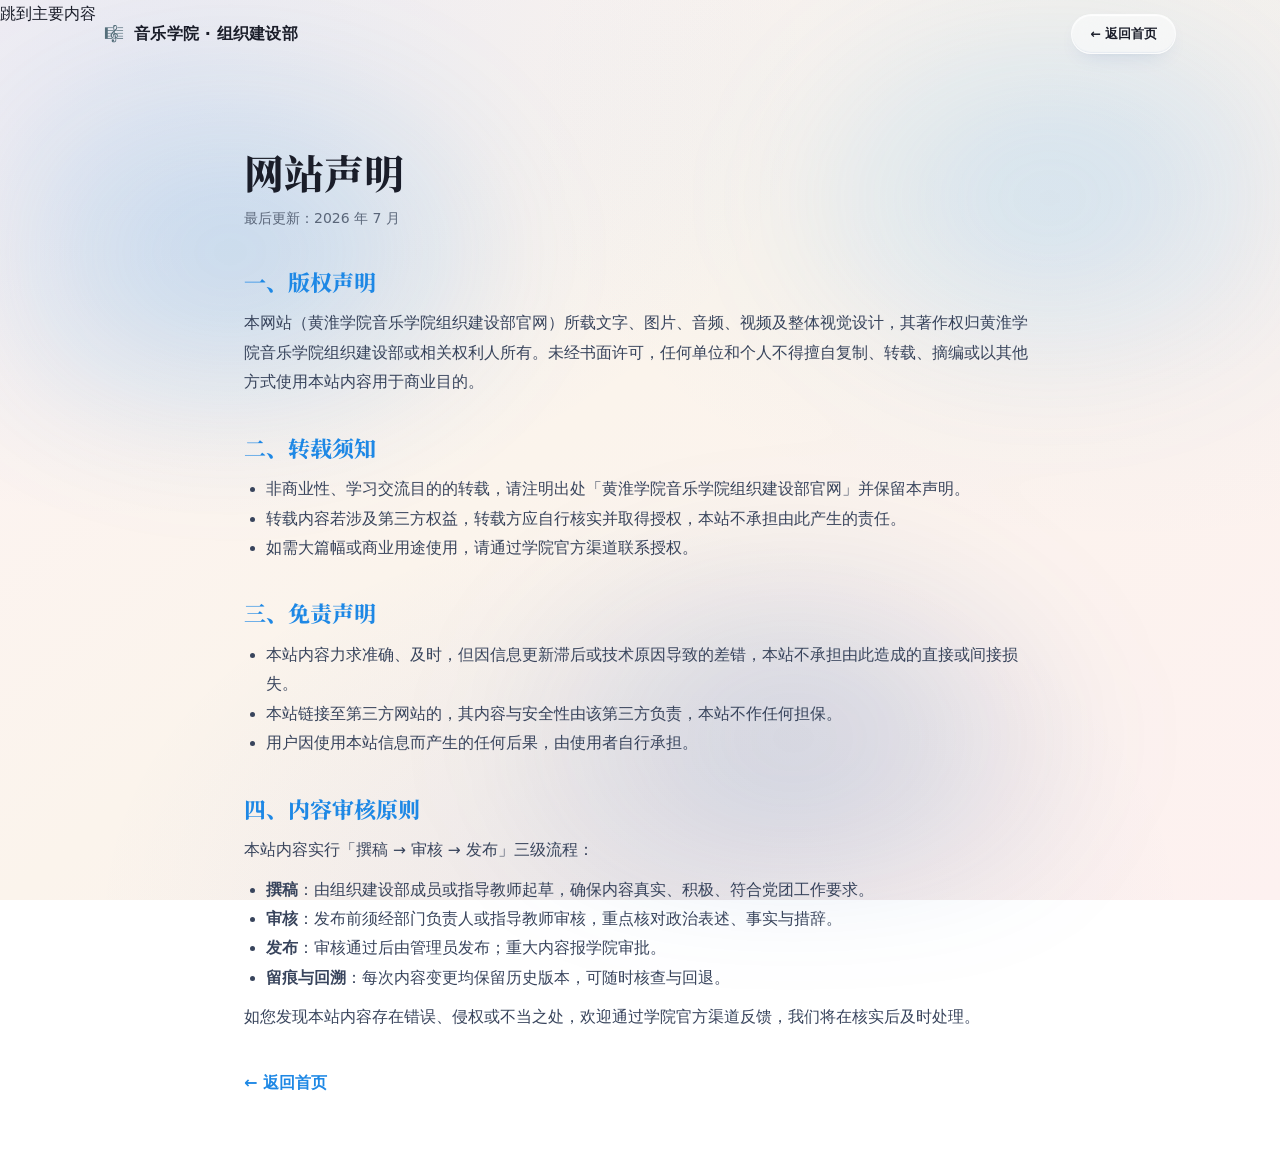
<file: statement.html>
<!DOCTYPE html>
<html lang="zh-CN">
<head>
  <meta charset="UTF-8" />
  <meta name="viewport" content="width=device-width, initial-scale=1.0" />
  <title>网站声明 · 黄淮学院音乐学院组织建设部</title>
  <meta name="description" content="黄淮学院音乐学院组织建设部官网网站声明：版权、转载须知、免责声明与内容审核原则。" />
  <link rel="icon" href="data:image/svg+xml,%3Csvg xmlns='http://www.w3.org/2000/svg' viewBox='0 0 100 100'%3E%3Ctext y='.9em' font-size='90'%3E%F0%9F%8E%BC%3C/text%3E%3C/svg%3E" />
  <link rel="stylesheet" href="assets/css/style.css" />
  <link href="https://fonts.googleapis.com/css2?family=Noto+Serif+SC:wght@400;500;700;900&display=swap" rel="stylesheet" />
  <link rel="stylesheet" href="assets/css/theme-extras.css" />
  <style>
    .doc{max-width:840px;margin:0 auto;padding:120px 24px 80px;color:var(--ink-soft)}
    .doc h1{font-size:clamp(28px,5vw,40px);margin-bottom:8px;color:var(--ink)}
    .doc .updated{color:var(--muted);font-size:14px;margin-bottom:32px}
    .doc h2{font-size:22px;margin:36px 0 14px;color:var(--brand)}
    .doc p,.doc li{line-height:1.9;font-size:15.5px}
    .doc ul{padding-left:22px;margin:10px 0}
    .doc a{color:var(--brand)}
    .doc a.back{display:inline-block;margin-top:36px;color:var(--brand);font-weight:600}
  </style>
</head>
<body>
  <a class="skip-link" href="#main" id="skipLink">跳到主要内容</a>
  <header class="nav" id="nav">
    <div class="nav__inner">
      <a class="nav__brand" href="index.html"><span class="nav__logo">🎼</span><span class="nav__brand-text">音乐学院 · 组织建设部</span></a>
      <a class="nav__admin" href="index.html">← 返回首页</a>
    </div>
  </header>
  <main class="doc" id="main">
    <h1>网站声明</h1>
    <p class="updated">最后更新：2026 年 7 月</p>

    <h2>一、版权声明</h2>
    <p>本网站（黄淮学院音乐学院组织建设部官网）所载文字、图片、音频、视频及整体视觉设计，其著作权归黄淮学院音乐学院组织建设部或相关权利人所有。未经书面许可，任何单位和个人不得擅自复制、转载、摘编或以其他方式使用本站内容用于商业目的。</p>

    <h2>二、转载须知</h2>
    <ul>
      <li>非商业性、学习交流目的的转载，请注明出处「黄淮学院音乐学院组织建设部官网」并保留本声明。</li>
      <li>转载内容若涉及第三方权益，转载方应自行核实并取得授权，本站不承担由此产生的责任。</li>
      <li>如需大篇幅或商业用途使用，请通过学院官方渠道联系授权。</li>
    </ul>

    <h2>三、免责声明</h2>
    <ul>
      <li>本站内容力求准确、及时，但因信息更新滞后或技术原因导致的差错，本站不承担由此造成的直接或间接损失。</li>
      <li>本站链接至第三方网站的，其内容与安全性由该第三方负责，本站不作任何担保。</li>
      <li>用户因使用本站信息而产生的任何后果，由使用者自行承担。</li>
    </ul>

    <h2>四、内容审核原则</h2>
    <p>本站内容实行「撰稿 → 审核 → 发布」三级流程：</p>
    <ul>
      <li><b>撰稿</b>：由组织建设部成员或指导教师起草，确保内容真实、积极、符合党团工作要求。</li>
      <li><b>审核</b>：发布前须经部门负责人或指导教师审核，重点核对政治表述、事实与措辞。</li>
      <li><b>发布</b>：审核通过后由管理员发布；重大内容报学院审批。</li>
      <li><b>留痕与回溯</b>：每次内容变更均保留历史版本，可随时核查与回退。</li>
    </ul>
    <p>如您发现本站内容存在错误、侵权或不当之处，欢迎通过学院官方渠道反馈，我们将在核实后及时处理。</p>

    <a class="back" href="index.html">← 返回首页</a>
  </main>
</body>
</html>
</file>
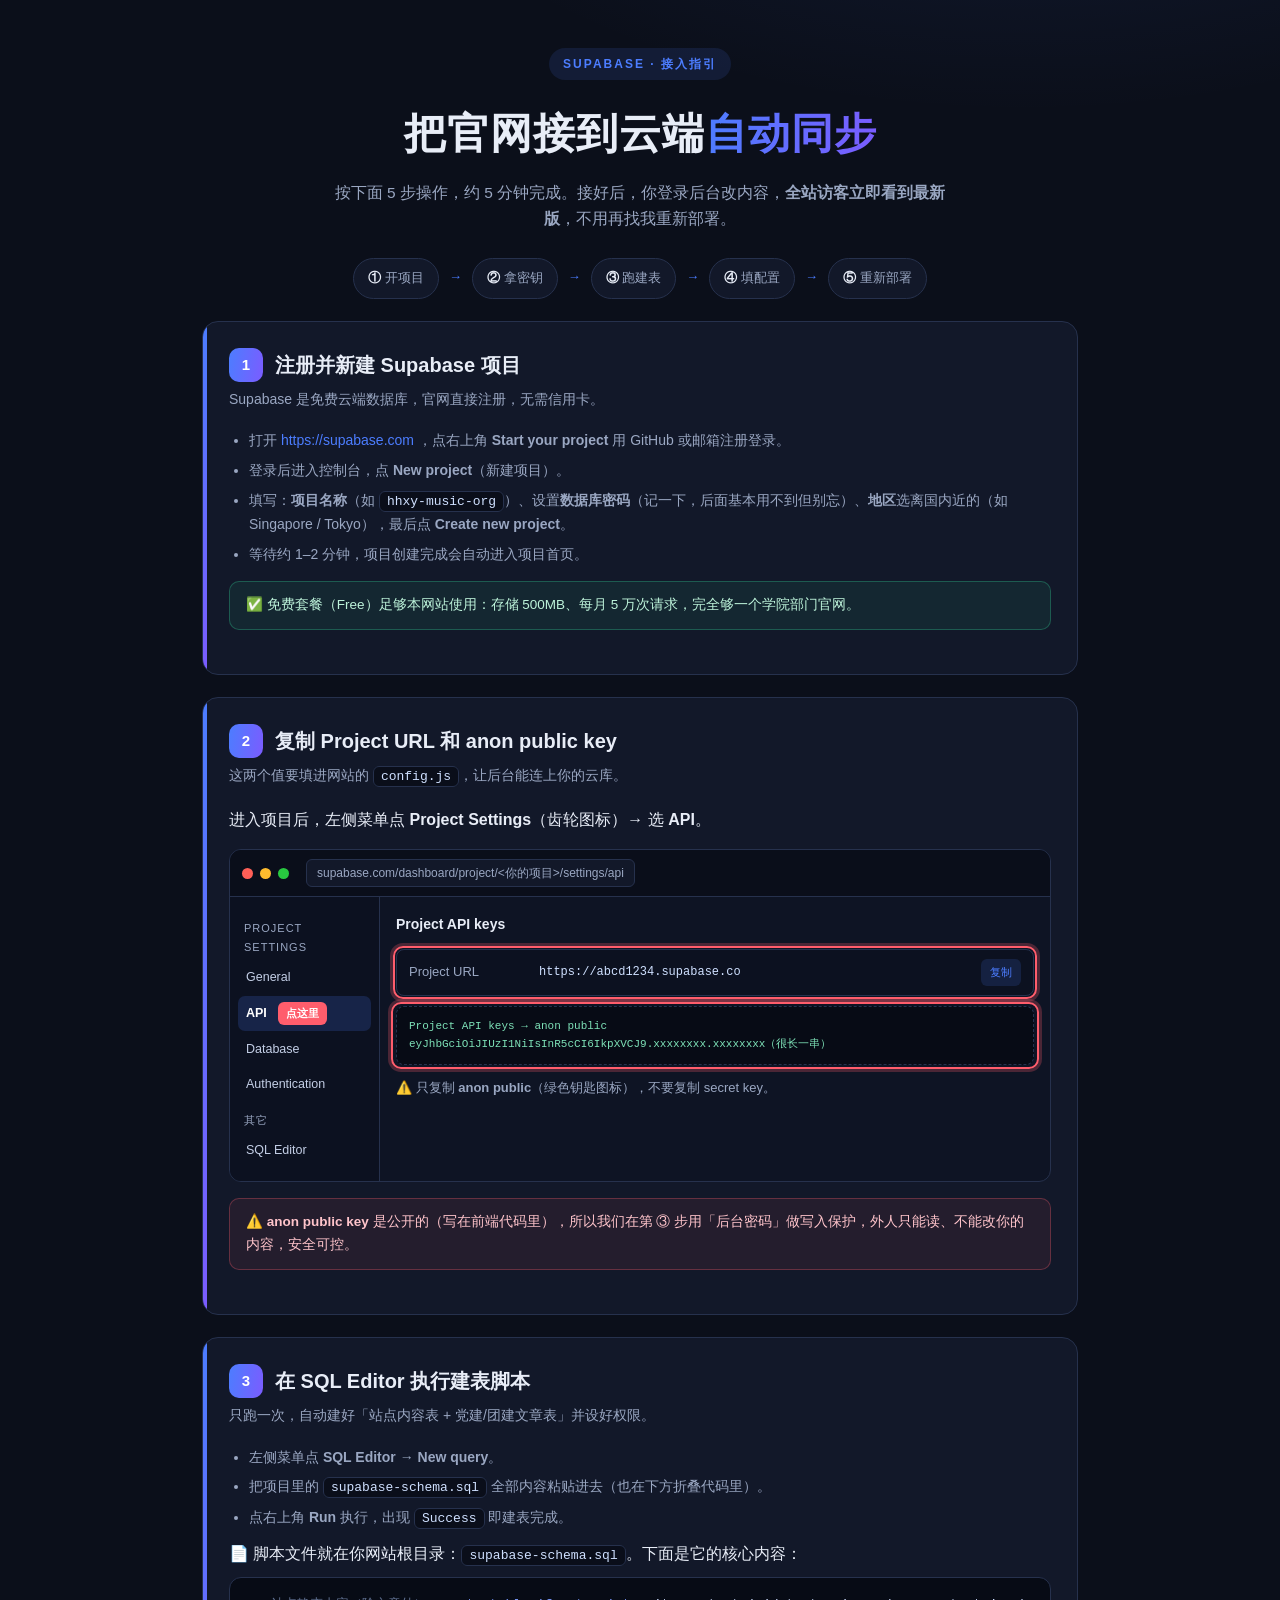
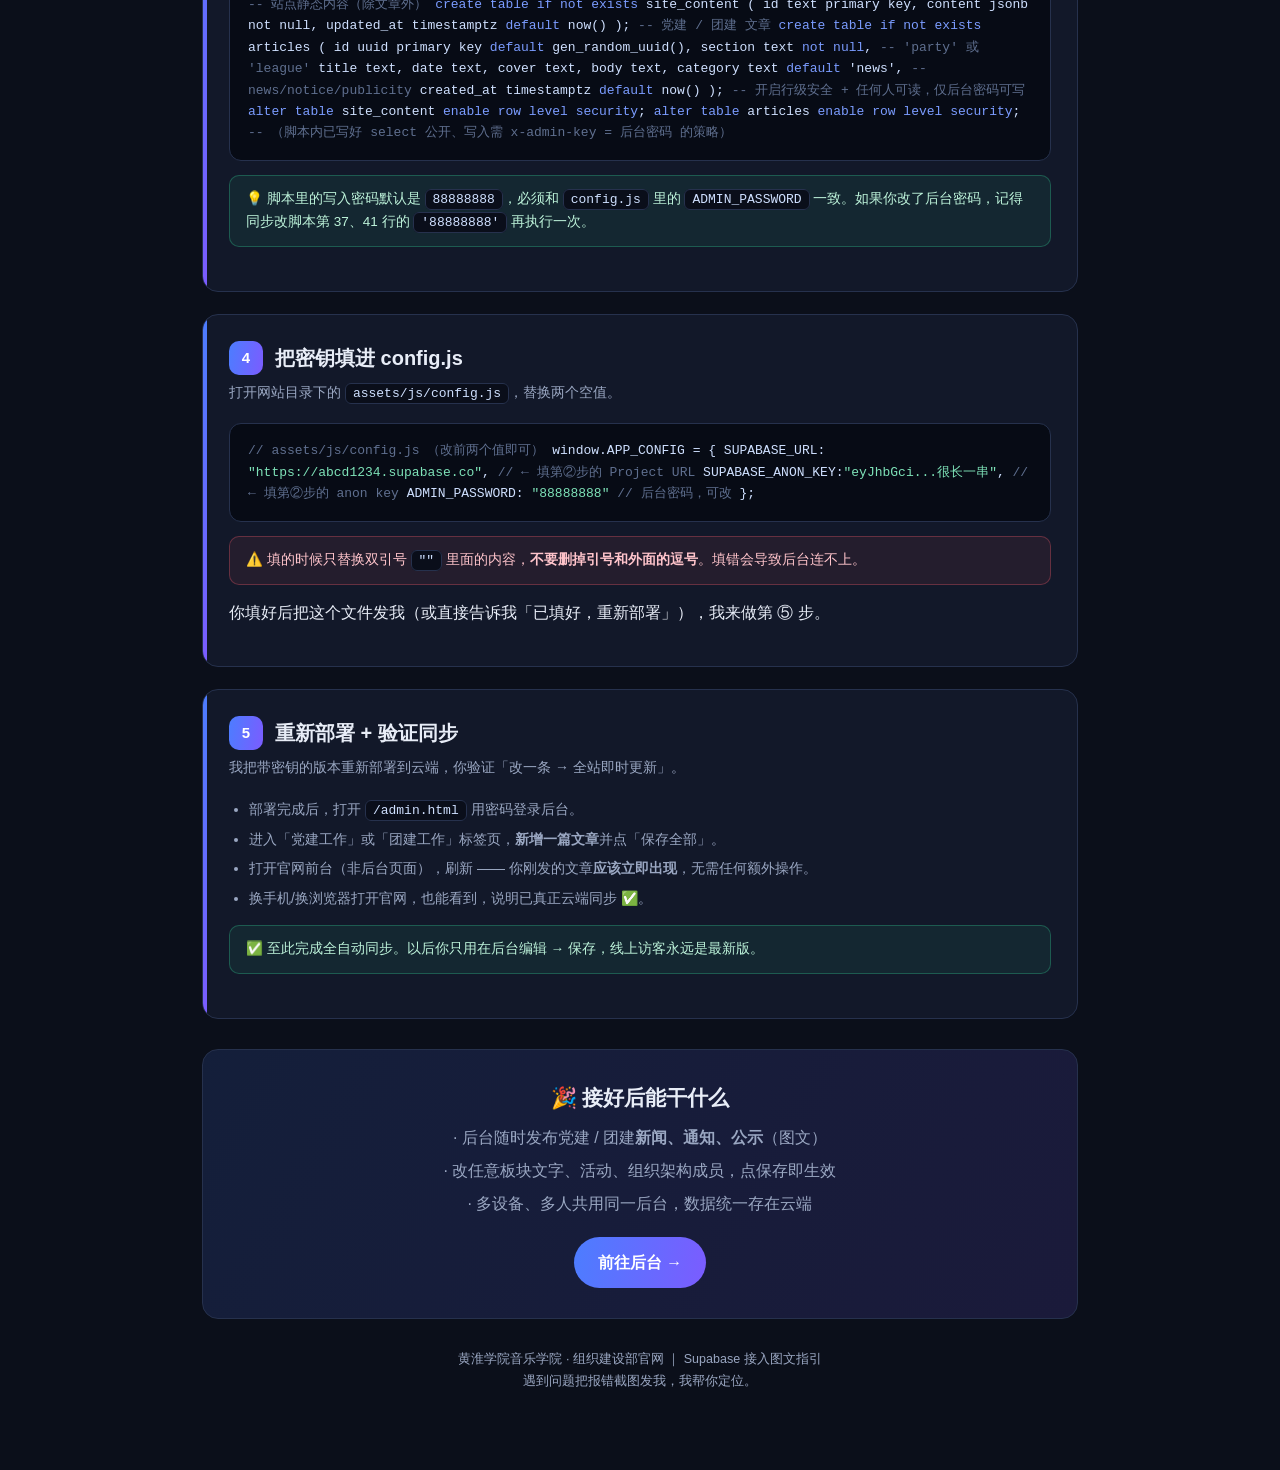
<file: supabase-guide.html>
<!DOCTYPE html>
<html lang="zh-CN">
<head>
<meta charset="UTF-8" />
<meta name="viewport" content="width=device-width, initial-scale=1.0" />
<title>Supabase 接入图文指引 · 组织建设部官网</title>
<style>
  :root{
    --bg:#0b0f1a; --panel:#121829; --panel2:#0e1424; --ink:#e8edf7; --muted:#9aa7c2;
    --line:#26314d; --accent:#4c7dff; --accent2:#7b5cff; --green:#34d399; --red:#ff5d6c;
    --radius:16px; --ease:cubic-bezier(.22,.61,.36,1);
  }
  *{box-sizing:border-box}
  body{margin:0;background:radial-gradient(1200px 700px at 80% -10%,rgba(76,125,255,.15),transparent 60%),var(--bg);
    color:var(--ink);font-family:-apple-system,"Segoe UI","PingFang SC","Microsoft YaHei",sans-serif;line-height:1.7}
  .wrap{max-width:920px;margin:0 auto;padding:48px 22px 80px}
  header.hero{text-align:center;margin-bottom:14px}
  .badge{display:inline-block;font-size:12px;letter-spacing:2px;color:var(--accent);background:rgba(76,125,255,.12);
    padding:6px 14px;border-radius:999px;font-weight:700;margin-bottom:18px}
  h1{font-size:clamp(28px,5vw,42px);margin:0 0 10px;font-weight:900;letter-spacing:1px}
  h1 span{background:linear-gradient(100deg,var(--accent),var(--accent2));-webkit-background-clip:text;background-clip:text;color:transparent}
  .lead{color:var(--muted);max-width:640px;margin:0 auto;font-size:15.5px}
  .flow{display:flex;gap:8px;justify-content:center;flex-wrap:wrap;margin:26px 0 8px}
  .flow span{background:var(--panel);border:1px solid var(--line);border-radius:999px;padding:8px 14px;font-size:13px;color:var(--muted)}
  .flow span b{color:var(--ink)}
  .flow .ar{color:var(--accent);border:0;background:none;padding:8px 2px}

  section.step{background:var(--panel);border:1px solid var(--line);border-radius:var(--radius);
    padding:26px 26px 30px;margin:22px 0;position:relative;overflow:hidden}
  section.step::before{content:"";position:absolute;left:0;top:0;bottom:0;width:4px;
    background:linear-gradient(var(--accent),var(--accent2))}
  .step__no{display:inline-flex;align-items:center;justify-content:center;width:34px;height:34px;border-radius:10px;
    background:linear-gradient(100deg,var(--accent),var(--accent2));color:#fff;font-weight:800;font-size:15px;margin-right:12px}
  .step__title{font-size:20px;font-weight:800;margin:0;display:flex;align-items:center}
  .step__sub{color:var(--muted);font-size:14px;margin:6px 0 18px}
  p{margin:10px 0}
  a{color:var(--accent);text-decoration:none}
  a:hover{text-decoration:underline}
  code{background:#0a0e1a;border:1px solid var(--line);border-radius:6px;padding:2px 7px;font-size:13px;color:#cfe0ff;
    font-family:"SFMono-Regular",Consolas,monospace}
  .codebox{background:#070b15;border:1px solid var(--line);border-radius:12px;padding:16px 18px;overflow:auto;
    font-family:"SFMono-Regular",Consolas,monospace;font-size:13px;color:#cfe0ff;line-height:1.65}
  .codebox .k{color:#7b9cff}.codebox .s{color:#7ee2b8}.codebox .c{color:#5f6f8f}
  .note{background:rgba(52,211,153,.08);border:1px solid rgba(52,211,153,.3);border-radius:10px;
    padding:12px 16px;font-size:13.5px;color:#bdf3da;margin:14px 0}
  .warn{background:rgba(255,93,108,.08);border:1px solid rgba(255,93,108,.3);border-radius:10px;
    padding:12px 16px;font-size:13.5px;color:#ffc4cb;margin:14px 0}
  ul.tips{margin:10px 0;padding-left:20px;color:var(--muted);font-size:14px}
  ul.tips li{margin:6px 0}

  /* 模拟 Supabase 控制台截图 */
  .shot{border:1px solid var(--line);border-radius:12px;overflow:hidden;margin:16px 0;background:var(--panel2)}
  .shot__bar{display:flex;align-items:center;gap:7px;padding:9px 12px;background:#0a0e1a;border-bottom:1px solid var(--line)}
  .dot{width:11px;height:11px;border-radius:50%}
  .dot.r{background:#ff5f57}.dot.y{background:#febc2e}.dot.g{background:#28c840}
  .shot__url{margin-left:10px;font-size:12px;color:var(--muted);background:#121829;border:1px solid var(--line);
    border-radius:6px;padding:3px 10px}
  .shot__body{display:flex;min-height:200px}
  .shot__side{width:150px;background:#0c1120;border-right:1px solid var(--line);padding:12px 8px;font-size:12.5px}
  .shot__side .grp{color:var(--muted);font-size:11px;letter-spacing:1px;margin:10px 6px 4px}
  .shot__side .it{padding:6px 8px;border-radius:7px;color:#c4cfe6;margin:2px 0}
  .shot__side .it.active{background:rgba(76,125,255,.18);color:#fff;font-weight:600}
  .shot__main{flex:1;padding:16px;font-size:13px;color:var(--muted)}
  .shot__main h4{color:var(--ink);font-size:14px;margin:0 0 12px}
  .kv{display:flex;align-items:center;gap:10px;background:#0c1120;border:1px solid var(--line);border-radius:8px;
    padding:9px 12px;margin:8px 0}
  .kv .lab{width:120px;color:var(--muted)}
  .kv .val{color:#cfe0ff;font-family:monospace;font-size:12px;flex:1}
  .kv .copy{background:rgba(76,125,255,.15);color:var(--accent);border:0;border-radius:6px;padding:4px 9px;font-size:11px;cursor:default}
  .keyblock{background:#070b15;border:1px dashed var(--line);border-radius:8px;padding:10px 12px;margin-top:10px;
    font-family:monospace;font-size:11px;color:#7ee2b8;word-break:break-all}
  .ring{position:relative}
  .ring::after{content:"";position:absolute;border:2px solid var(--red);border-radius:10px;pointer-events:none;
    box-shadow:0 0 0 3px rgba(255,93,108,.25)}
  .ring.s1::after{inset:-4px -4px -4px -4px}
  .ring.s2::after{inset:-4px -6px}
  .ring.s3::after{inset:-5px -6px}
  .arrow{display:inline-block;color:var(--red);font-weight:800;margin-left:8px}
  .tagred{display:inline-block;background:var(--red);color:#fff;font-size:11px;font-weight:700;padding:2px 8px;
    border-radius:6px;margin-left:8px;vertical-align:middle}

  .endcard{text-align:center;background:linear-gradient(120deg,rgba(76,125,255,.14),rgba(123,92,255,.14));
    border:1px solid var(--line);border-radius:var(--radius);padding:30px;margin-top:30px}
  .endcard h3{margin:0 0 8px;font-size:21px}
  .endcard p{color:var(--muted);margin:6px 0}
  footer{text-align:center;color:var(--muted);font-size:12.5px;margin-top:30px}
  .btn{display:inline-block;margin-top:14px;background:linear-gradient(100deg,var(--accent),var(--accent2));
    color:#fff;font-weight:700;padding:12px 24px;border-radius:999px;text-decoration:none}
</style>
</head>
<body>
<div class="wrap">

  <header class="hero">
    <div class="badge">SUPABASE · 接入指引</div>
    <h1>把官网接到云端<span>自动同步</span></h1>
    <p class="lead">按下面 5 步操作，约 5 分钟完成。接好后，你登录后台改内容，<b>全站访客立即看到最新版</b>，不用再找我重新部署。</p>
    <div class="flow">
      <span><b>①</b> 开项目</span><span class="ar">→</span>
      <span><b>②</b> 拿密钥</span><span class="ar">→</span>
      <span><b>③</b> 跑建表</span><span class="ar">→</span>
      <span><b>④</b> 填配置</span><span class="ar">→</span>
      <span><b>⑤</b> 重新部署</span>
    </div>
  </header>

  <!-- STEP 1 -->
  <section class="step">
    <h2 class="step__title"><span class="step__no">1</span>注册并新建 Supabase 项目</h2>
    <p class="step__sub">Supabase 是免费云端数据库，官网直接注册，无需信用卡。</p>
    <ul class="tips">
      <li>打开 <a href="https://supabase.com" target="_blank" rel="noopener">https://supabase.com</a> ，点右上角 <b>Start your project</b> 用 GitHub 或邮箱注册登录。</li>
      <li>登录后进入控制台，点 <b>New project</b>（新建项目）。</li>
      <li>填写：<b>项目名称</b>（如 <code>hhxy-music-org</code>）、设置<b>数据库密码</b>（记一下，后面基本用不到但别忘）、<b>地区</b>选离国内近的（如 Singapore / Tokyo），最后点 <b>Create new project</b>。</li>
      <li>等待约 1–2 分钟，项目创建完成会自动进入项目首页。</li>
    </ul>
    <div class="note">✅ 免费套餐（Free）足够本网站使用：存储 500MB、每月 5 万次请求，完全够一个学院部门官网。</div>
  </section>

  <!-- STEP 2 -->
  <section class="step">
    <h2 class="step__title"><span class="step__no">2</span>复制 Project URL 和 anon public key</h2>
    <p class="step__sub">这两个值要填进网站的 <code>config.js</code>，让后台能连上你的云库。</p>
    <p>进入项目后，左侧菜单点 <b>Project Settings</b>（齿轮图标）→ 选 <b>API</b>。</p>

    <div class="shot">
      <div class="shot__bar">
        <span class="dot r"></span><span class="dot y"></span><span class="dot g"></span>
        <span class="shot__url">supabase.com/dashboard/project/&lt;你的项目&gt;/settings/api</span>
      </div>
      <div class="shot__body">
        <div class="shot__side">
          <div class="grp">PROJECT SETTINGS</div>
          <div class="it">General</div>
          <div class="it active">API <span class="tagred">点这里</span></div>
          <div class="it">Database</div>
          <div class="it">Authentication</div>
          <div class="grp">其它</div>
          <div class="it">SQL Editor</div>
        </div>
        <div class="shot__main">
          <h4>Project API keys</h4>
          <div class="kv ring s1">
            <span class="lab">Project URL</span>
            <span class="val">https://abcd1234.supabase.co</span>
            <span class="copy">复制</span>
          </div>
          <div class="keyblock ring s3">Project API keys → anon public<br>eyJhbGciOiJIUzI1NiIsInR5cCI6IkpXVCJ9.xxxxxxxx.xxxxxxxx（很长一串）</div>
          <p style="margin-top:12px">⚠️ 只复制 <b>anon public</b>（绿色钥匙图标），不要复制 secret key。</p>
        </div>
      </div>
    </div>
    <div class="warn">⚠️ <b>anon public key</b> 是公开的（写在前端代码里），所以我们在第 ③ 步用「后台密码」做写入保护，外人只能读、不能改你的内容，安全可控。</div>
  </section>

  <!-- STEP 3 -->
  <section class="step">
    <h2 class="step__title"><span class="step__no">3</span>在 SQL Editor 执行建表脚本</h2>
    <p class="step__sub">只跑一次，自动建好「站点内容表 + 党建/团建文章表」并设好权限。</p>
    <ul class="tips">
      <li>左侧菜单点 <b>SQL Editor</b> → <b>New query</b>。</li>
      <li>把项目里的 <code>supabase-schema.sql</code> 全部内容粘贴进去（也在下方折叠代码里）。</li>
      <li>点右上角 <b>Run</b> 执行，出现 <code class="s">Success</code> 即建表完成。</li>
    </ul>
    <p>📄 脚本文件就在你网站根目录：<code>supabase-schema.sql</code>。下面是它的核心内容：</p>
    <div class="codebox">
<span class="c">-- 站点静态内容（除文章外）</span>
<span class="k">create table if not exists</span> site_content (
  id text primary key,
  content jsonb not null,
  updated_at timestamptz <span class="k">default</span> now()
);

<span class="c">-- 党建 / 团建 文章</span>
<span class="k">create table if not exists</span> articles (
  id uuid primary key <span class="k">default</span> gen_random_uuid(),
  section text <span class="k">not null</span>,  <span class="c">-- 'party' 或 'league'</span>
  title text, date text, cover text, body text,
  category text <span class="k">default</span> 'news',  <span class="c">-- news/notice/publicity</span>
  created_at timestamptz <span class="k">default</span> now()
);

<span class="c">-- 开启行级安全 + 任何人可读，仅后台密码可写</span>
<span class="k">alter table</span> site_content <span class="k">enable row level security</span>;
<span class="k">alter table</span> articles <span class="k">enable row level security</span>;
<span class="c">-- （脚本内已写好 select 公开、写入需 x-admin-key = 后台密码 的策略）</span>
    </div>
    <div class="note">💡 脚本里的写入密码默认是 <code>88888888</code>，必须和 <code>config.js</code> 里的 <code>ADMIN_PASSWORD</code> 一致。如果你改了后台密码，记得同步改脚本第 37、41 行的 <code>'88888888'</code> 再执行一次。</div>
  </section>

  <!-- STEP 4 -->
  <section class="step">
    <h2 class="step__title"><span class="step__no">4</span>把密钥填进 config.js</h2>
    <p class="step__sub">打开网站目录下的 <code>assets/js/config.js</code>，替换两个空值。</p>
    <div class="codebox">
<span class="c">// assets/js/config.js  （改前两个值即可）</span>
window.APP_CONFIG = {
  SUPABASE_URL:     <span class="s">"https://abcd1234.supabase.co"</span>,   <span class="c">// ← 填第②步的 Project URL</span>
  SUPABASE_ANON_KEY:<span class="s">"eyJhbGci...很长一串"</span>,            <span class="c">// ← 填第②步的 anon key</span>

  ADMIN_PASSWORD:   <span class="s">"88888888"</span>                          <span class="c">// 后台密码，可改</span>
};
    </div>
    <div class="warn">⚠️ 填的时候只替换双引号 <code>""</code> 里面的内容，<b>不要删掉引号和外面的逗号</b>。填错会导致后台连不上。</div>
    <p>你填好后把这个文件发我（或直接告诉我「已填好，重新部署」），我来做第 ⑤ 步。</p>
  </section>

  <!-- STEP 5 -->
  <section class="step">
    <h2 class="step__title"><span class="step__no">5</span>重新部署 + 验证同步</h2>
    <p class="step__sub">我把带密钥的版本重新部署到云端，你验证「改一条 → 全站即时更新」。</p>
    <ul class="tips">
      <li>部署完成后，打开 <code>/admin.html</code> 用密码登录后台。</li>
      <li>进入「党建工作」或「团建工作」标签页，<b>新增一篇文章</b>并点「保存全部」。</li>
      <li>打开官网前台（非后台页面），刷新 —— 你刚发的文章<b>应该立即出现</b>，无需任何额外操作。</li>
      <li>换手机/换浏览器打开官网，也能看到，说明已真正云端同步 ✅。</li>
    </ul>
    <div class="note">✅ 至此完成全自动同步。以后你只用在后台编辑 → 保存，线上访客永远是最新版。</div>
  </section>

  <div class="endcard">
    <h3>🎉 接好后能干什么</h3>
    <p>· 后台随时发布党建 / 团建<strong>新闻、通知、公示</strong>（图文）</p>
    <p>· 改任意板块文字、活动、组织架构成员，点保存即生效</p>
    <p>· 多设备、多人共用同一后台，数据统一存在云端</p>
    <a class="btn" href="admin.html">前往后台 →</a>
  </div>

  <footer>
    黄淮学院音乐学院 · 组织建设部官网 ｜ Supabase 接入图文指引<br>
    遇到问题把报错截图发我，我帮你定位。
  </footer>

</div>
</body>
</html>
</file>
<file: assets/css/style.css>
/* ===== 基础变量 ===== */
:root{
  /* 基础中性（分层冷灰蓝，柔和高级） */
  --bg:#ffffff;
  --bg-soft:#eef4fb;
  --bg-tint:#e6f0fa;
  --ink:#1a1d29;
  --ink-soft:#38445c;
  --muted:#5a6679;
  --line:#e3ecf6;

  /* 全局品牌色（导航 / 全局按钮 / 链接）—— 天蓝·湖蓝 清新系 */
  --brand:#1e88e5;          /* 天蓝 */
  --brand-2:#42a5f5;        /* 湖蓝 */
  --accent:var(--brand);
  --accent-2:var(--brand-2);
  --accent-soft:#e8f1fd;
  --accent-3:#7cc0ff;       /* 流光蓝（Hero 流光用） */
  --accent-grad:linear-gradient(110deg,var(--accent) 0%,var(--accent-2) 100%);

  /* 各功能区域专属配色：统一落在「蓝 → 青」冷色家族内做明度/色相微调，
     保持清新通透基调，又让板块之间有清晰而不跳脱的视觉区分 */
  --c-indigo:#1565c0;  --c-indigo-2:#1976d2;     --c-indigo-soft:#e7f1fd;--c-indigo-bg:#f3f8fe;  /* 学院概况：沉稳蓝 */
  --c-teal:#1e88e5;    --c-teal-2:#2196f3;       --c-teal-soft:#e8f3fd;  --c-teal-bg:#f3f9fe;    /* 工作职责：天蓝 */
  --c-violet:#1976d2;  --c-violet-2:#42a5f5;     --c-violet-soft:#e8f1fd;--c-violet-bg:#f2f8fe;  /* 组织架构：湖蓝 */
  --c-orange:#29b6f6;  --c-orange-2:#26c6da;     --c-orange-soft:#e6f7fd;--c-orange-bg:#f1fbfd;  /* 特色活动：青蓝 */
  --c-crimson:#0d47a1; --c-crimson-2:#1565c0;    --c-crimson-soft:#e6eefb;--c-crimson-bg:#f1f5fd;/* 党建工作：深蓝 */
  --c-pink:#1e88e5;    --c-pink-2:#42a5f5;       --c-pink-soft:#e8f3fd;  --c-pink-bg:#f3f9fe;    /* 团建工作：天蓝 */
  --c-cyan:#1976d2;    --c-cyan-2:#1e88e5;       --c-cyan-soft:#e8f1fd;  --c-cyan-bg:#f2f8fe;    /* 联系我们：蓝 */

  /* 暗色区块（学院名片 / 页脚）—— 深蓝，清冷沉稳 */
  --dark-1:#0d2a4a;
  --dark-2:#123a5e;

  --radius:18px;
  --radius-sm:12px;
  --shadow:0 18px 40px -22px rgba(20,23,40,.30);
  --shadow-lg:0 30px 60px -26px rgba(30,136,229,.45);
  --nav-h:68px;
  --maxw:1120px;
  --ease:cubic-bezier(.22,.61,.36,1);
  --font:"Noto Sans SC","PingFang SC","Microsoft YaHei",system-ui,-apple-system,Segoe UI,Roboto,sans-serif;
}

*{box-sizing:border-box;margin:0;padding:0}
html{scroll-behavior:smooth;scroll-padding-top:var(--nav-h);overflow-x:clip;overflow-y:auto}
body{
  font-family:var(--font);
  color:var(--ink);
  /* 全站渐变底色：极淡的品牌色网，固定不随滚动，作为整页统一画布 */
  background:
    radial-gradient(1200px 820px at 12% 8%,rgba(30,136,229,.09),transparent 55%),
    radial-gradient(1100px 760px at 88% 14%,rgba(66,165,245,.07),transparent 55%),
    radial-gradient(1000px 720px at 50% 102%,rgba(13,71,161,.07),transparent 55%),
    linear-gradient(140deg,#fdf3f4 0%,#fbf4ec 46%,#fdf1f0 100%);
  background-attachment:fixed;
  line-height:1.7;
  -webkit-font-smoothing:antialiased;
  overflow-x:clip;
  overflow-y:visible
}
/* 全站流动渐变光晕：背景的“动效”来源，覆盖整页、位于内容之下 */
body::before{
  content:"";position:fixed;inset:-25% -12%;z-index:-1;pointer-events:none;
  background:
    radial-gradient(42% 42% at 18% 28%,rgba(30,136,229,.16),transparent 60%),
    radial-gradient(40% 40% at 82% 22%,rgba(66,165,245,.13),transparent 60%),
    radial-gradient(44% 44% at 62% 82%,rgba(13,71,161,.12),transparent 60%);
  filter:blur(46px);
  animation:bgDrift 24s ease-in-out infinite;
}
@keyframes bgDrift{
  0%{transform:translate3d(0,0,0) scale(1)}
  33%{transform:translate3d(4%,-3%,0) scale(1.08)}
  66%{transform:translate3d(-3%,3%,0) scale(1.05)}
  100%{transform:translate3d(0,0,0) scale(1)}
}
a{color:inherit;text-decoration:none}
img{max-width:100%;display:block}
em{font-style:normal;color:var(--accent)}
b{font-weight:700}

.container{max-width:var(--maxw);margin:0 auto;padding:0 24px}
.section{padding:104px 0;position:relative;isolation:isolate}

/* ===== 板块衔接（丝滑过渡） =====
   1) 顶部品牌色渐变“缝合线”：柔化板块切换的边界；
   2) 本区色相光晕（::after）跟随各板块专属色，统一在渐变底色上做色彩引导；
   3) .section--soft 做成磨砂玻璃面板：相邻板块在流动渐变上清晰浮起又柔和。 */
.section::before{
  content:"";position:absolute;left:0;right:0;top:0;height:2px;z-index:2;pointer-events:none;
  background:linear-gradient(90deg,transparent,var(--accent),var(--accent-2),transparent);
  background-size:200% 100%;
  opacity:.28;transition:opacity .6s var(--ease);
}
.section.in::before{opacity:.6;animation:seam 6s linear infinite}
@keyframes seam{to{background-position:200% 0}}
.section::after{
  content:"";position:absolute;inset:0;z-index:-1;pointer-events:none;
  background:radial-gradient(900px 520px at 50% -8%,color-mix(in srgb,var(--accent) 13%,transparent),transparent 60%);
  opacity:0;transition:opacity .9s var(--ease);
}
.section.in::after{opacity:1}
.section--soft{
  background:linear-gradient(180deg,rgba(255,255,255,.62),rgba(255,255,255,.42));
  backdrop-filter:blur(5px);-webkit-backdrop-filter:blur(5px);
  box-shadow:0 -26px 54px -36px rgba(30,136,229,.40),0 26px 54px -36px rgba(30,136,229,.40);
}

/* ===== 分区配色（功能区域差异化，统一识别靠全局品牌色） =====
   每个区块定义自己的 --accent/--accent-2/--accent-soft/--bg-soft，
   区内按钮、标签、图标、下划线、卡片顶条自动套用该区色；
   背景用该色相的极淡色调 + 同色光晕，形成清晰而不刺眼的视觉引导。 */
#about     {--accent:var(--c-indigo); --accent-2:var(--brand-2);  --accent-soft:var(--c-indigo-soft); --bg-soft:var(--c-indigo-bg)}
#duties    {--accent:var(--c-teal);   --accent-2:var(--c-teal-2);  --accent-soft:var(--c-teal-soft);   --bg-soft:var(--c-teal-bg)}
#team      {--accent:var(--c-violet); --accent-2:var(--c-violet-2);--accent-soft:var(--c-violet-soft); --bg-soft:var(--c-violet-bg)}
#activities{--accent:var(--c-orange); --accent-2:var(--c-orange-2);--accent-soft:var(--c-orange-soft); --bg-soft:var(--c-orange-bg)}
#party     {--accent:var(--c-crimson);--accent-2:var(--c-crimson-2);--accent-soft:var(--c-crimson-soft);--bg-soft:var(--c-crimson-bg)}
#league    {--accent:var(--c-pink);   --accent-2:var(--c-pink-2);  --accent-soft:var(--c-pink-soft);   --bg-soft:var(--c-pink-bg)}
#contact   {--accent:var(--c-cyan);   --accent-2:var(--c-cyan-2);  --accent-soft:var(--c-cyan-soft);   --bg-soft:var(--c-cyan-bg)}

/* 区块标题上方细色条（跟随本区配色），作为视觉锚点 */
.section__head{position:relative}
.section__head::before{content:"";position:absolute;left:50%;top:-22px;transform:translateX(-50%);width:46px;height:4px;border-radius:4px;background:var(--accent-grad);opacity:.95}

/* ===== 进度条 ===== */
.progress-bar{
  position:fixed;top:0;left:0;height:3px;width:0;
  background:linear-gradient(90deg,var(--accent),var(--accent-2));
  z-index:120;transition:width .12s linear;
}

/* ===== 导航（完全透明底，按钮独立悬浮） ===== */
.nav{
  position:fixed;top:0;left:0;right:0;height:var(--nav-h);z-index:100;
  display:flex;align-items:center;
  background:transparent;
  transition:background .2s var(--ease),box-shadow .2s var(--ease);
}
.nav.scrolled{
  background:rgba(255,255,255,.55);
  backdrop-filter:saturate(180%) blur(16px);
  -webkit-backdrop-filter:saturate(180%) blur(16px);
  box-shadow:0 1px 0 rgba(255,255,255,.5),0 8px 28px -18px rgba(13,71,161,.25);
}
.nav__inner{max-width:var(--maxw);margin:0 auto;padding:0 24px;width:100%;display:flex;align-items:center;justify-content:space-between}
.nav__brand{display:flex;align-items:center;gap:10px;font-weight:700;letter-spacing:.2px;text-decoration:none}
.nav__emblem{width:36px;height:36px;border-radius:50%;flex:0 0 auto;object-fit:contain;background:#fff;padding:2px;box-shadow:0 3px 12px -4px rgba(13,71,161,.35)}
.nav__brand-text{display:flex;flex-direction:column;line-height:1.15}
.nav__brand-text b{font-family:"SimSun","STSong","宋体","Noto Serif SC",serif;font-size:16px;font-weight:700;color:#131726}
.nav__brand-text i{font-style:normal;font-size:11px;color:#5b6175;letter-spacing:.5px}
.nav__links{display:flex;gap:5px;flex-wrap:nowrap}
.nav__links a{
  position:relative;padding:8px 18px;font-size:13px;color:#1a1d29;border-radius:22px;
  font-weight:500;letter-spacing:.3px;white-space:nowrap;
  background:rgba(255,255,255,.55);
  backdrop-filter:blur(16px) saturate(170%);-webkit-backdrop-filter:blur(16px) saturate(170%);
  border:1px solid rgba(255,255,255,.60);
  box-shadow:
    inset 0 1px 1px rgba(255,255,255,.90),
    inset 0 -1px 1px rgba(13,71,161,.06),
    0 8px 28px -12px rgba(13,71,161,.20),
    0 2px 8px -4px rgba(0,0,0,.08);
  transition:all .2s var(--ease);
}
.nav__links a::before{
  content:"";position:absolute;inset:0;border-radius:inherit;pointer-events:none;z-index:0;
  background:linear-gradient(135deg,rgba(255,255,255,.65) 0%,rgba(255,255,255,0) 45%,rgba(255,255,255,.18) 100%);
  filter:url(#liquidSoft);mix-blend-mode:screen;opacity:.80;
}
.nav__links a > *{position:relative;z-index:1}
.nav__links a:hover{
  background:rgba(255,255,255,.75);
  backdrop-filter:blur(22px) saturate(190%);-webkit-backdrop-filter:blur(22px) saturate(190%);
  border-color:rgba(255,255,255,.85);
  box-shadow:
    inset 0 1px 1px rgba(255,255,255,.95),
    inset 0 -1px 1px rgba(13,71,161,.04),
    0 16px 38px -8px rgba(30,136,229,.28),
    0 3px 12px -4px rgba(0,0,0,.10);
  transform:translateY(-3px);
  color:var(--accent);
}
.nav__links a.active{
  background:rgba(255,255,255,.72);
  color:var(--accent);font-weight:700;
  border-color:rgba(30,136,229,.18);
  box-shadow:
    inset 0 1px 1px rgba(255,255,255,.92),
    0 12px 30px -8px rgba(30,136,229,.30);
}
.nav__toggle{display:none;flex-direction:column;gap:5px;background:none;border:0;cursor:pointer;padding:8px;align-items:center;justify-content:center}
.nav__toggle span{width:24px;height:2px;background:var(--ink);border-radius:2px;transition:.25s var(--ease);transform-origin:center}
.nav__toggle[aria-expanded="true"] span:nth-child(1){transform:translateY(7px) rotate(45deg)}
.nav__toggle[aria-expanded="true"] span:nth-child(2){opacity:0;transform:scaleX(0)}
.nav__toggle[aria-expanded="true"] span:nth-child(3){transform:translateY(-7px) rotate(-45deg)}

/* ===== Hero（沉浸式全屏视觉） ===== */
.hero{
  position:relative;min-height:100vh;display:flex;flex-direction:column;justify-content:center;align-items:center;
  text-align:center;padding:var(--nav-h) 24px 80px;overflow:hidden;
  /* 不再是白底渐变——让底层流体光球透出来作为主视觉 */
  background:transparent;
}
.hero__bg{position:absolute;inset:0;z-index:0}
/* ═══ 首屏文艺字：散落在四周的大字水印（衬线、低透明蓝调、飘浮，PC/手机均靠百分比定位，表现一致） ═══ */
.hero__artwords{position:absolute;inset:0;z-index:0;pointer-events:none;overflow:hidden}
.hero__artword{
  position:absolute;transform:translate(-50%,-50%) rotate(var(--rot,0deg));
  font-family:var(--font-serif,"Noto Serif SC",serif);
  font-weight:900;line-height:1;white-space:nowrap;
  background:linear-gradient(180deg,rgba(30,136,229,.9),rgba(66,165,245,.7));
  -webkit-background-clip:text;background-clip:text;color:transparent;
  filter:drop-shadow(0 8px 24px rgba(30,136,229,.10));
  animation:artFloat 9s ease-in-out infinite;
  will-change:transform;
}
@keyframes artFloat{
  0%,100%{transform:translate(-50%,-50%) rotate(var(--rot,0deg)) translateY(0)}
  50%{transform:translate(-50%,-50%) rotate(var(--rot,0deg)) translateY(-14px)}
}
/* 光球：清新天蓝/湖蓝氛围光晕（对称分布，PC/手机表现一致） */
.blob{position:absolute;border-radius:50%;filter:blur(70px);opacity:.6;animation:float 16s var(--ease) infinite}
.blob--1{width:520px;height:520px;background:radial-gradient(circle,rgba(30,136,229,.55),transparent 68%);top:-12%;left:-8%}
.blob--2{width:440px;height:440px;background:radial-gradient(circle,rgba(66,165,245,.46),transparent 68%);bottom:2%;right:-10%;animation-delay:-4s}
.blob--3{width:360px;height:360px;background:radial-gradient(circle,rgba(13,71,161,.50),transparent 68%);top:38%;left:52%;animation-delay:-8s}
@keyframes float{0%,100%{transform:translate(0,0) scale(1)}50%{transform:translate(22px,-26px) scale(1.06)}}

/* Hero 主内容：极淡玻璃铭牌（几乎透明，让光球成为主角） */
.hero__content{position:relative;z-index:2;max-width:840px}
.hero__eyebrow{font-size:14px;letter-spacing:4px;color:var(--accent-2);font-weight:700;margin-bottom:20px;text-transform:uppercase;opacity:.85}
.hero__title{font-size:clamp(44px,9vw,88px);line-height:1.02;font-weight:900;letter-spacing:2px}
.hero__title-accent{
  background:linear-gradient(100deg,var(--accent),var(--accent-3),var(--accent-2),var(--accent));
  background-size:300% auto;
  -webkit-background-clip:text;background-clip:text;color:transparent;
  animation:shimmer 6s linear infinite;
  filter:drop-shadow(0 2px 8px rgba(30,136,229,.25));
}
@keyframes shimmer{to{background-position:300% center}}
.hero__subtitle{margin:24px auto 0;font-size:clamp(16px,2.4vw,21px);color:var(--ink-soft);max-width:640px;line-height:1.75;text-shadow:0 1px 12px rgba(255,255,255,.65)}
.hero__actions{margin-top:38px;display:flex;gap:16px;justify-content:center;flex-wrap:wrap}
/* 数据统计：液体玻璃药丸（深色文字，浅底上清晰） */
.hero__stats{margin-top:52px;display:flex;gap:28px;justify-content:center;flex-wrap:wrap}
.hero__stat{
  display:flex;flex-direction:column;align-items:center;gap:4px;
  padding:16px 28px;border-radius:20px;
  background:rgba(255,255,255,.55);
  backdrop-filter:blur(18px) saturate(170%);-webkit-backdrop-filter:blur(18px) saturate(170%);
  border:1px solid rgba(255,255,255,.60);
  box-shadow:
    inset 0 1px 1px rgba(255,255,255,.88),
    inset 0 -1px 1px rgba(13,71,161,.06),
    0 12px 32px -10px rgba(13,71,161,.22),
    0 2px 8px -4px rgba(0,0,0,.06);
}
.hero__stat b{font-size:28px;font-weight:900;color:var(--brand);line-height:1.1;text-shadow:0 1px 8px rgba(30,136,229,.12)}
.hero__stat span{font-size:12.5px;color:var(--muted);font-weight:500;letter-spacing:.5px}

/* 底部波浪动画 + 滚动提示（浅色沉浸式 Hero 不需要，已隐藏） */
.hero__wave{display:none}

/* ===== 按钮 ===== */
.btn{display:inline-flex;align-items:center;justify-content:center;padding:14px 30px;border-radius:14px;font-size:15px;font-weight:700;cursor:pointer;border:1px solid transparent;position:relative;overflow:hidden;transition:transform .3s var(--ease),box-shadow .3s var(--ease),background .3s var(--ease);letter-spacing:.3px}
.btn::before{content:"";position:absolute;top:0;left:-130%;width:60%;height:100%;background:linear-gradient(120deg,transparent,rgba(255,255,255,.55),transparent);transform:skewX(-20deg);transition:left .65s var(--ease);pointer-events:none}
.btn:hover::before{left:140%}
.btn--primary{
  background:linear-gradient(135deg,var(--accent),#0d47a1);
  color:#fff;
  box-shadow:
    inset 0 1px 1px rgba(255,255,255,.25),
    inset 0 -1px 2px rgba(0,0,0,.18),
    0 14px 32px -10px rgba(30,136,229,.70);
  border:1px solid rgba(255,255,255,.22);
}
.btn--primary:hover{transform:translateY(-4px);box-shadow:
    inset 0 1px 1px rgba(255,255,255,.35),
    inset 0 -1px 2px rgba(0,0,0,.22),
    0 22px 44px -8px rgba(30,136,229,.80)}
.btn--ghost{
  background:rgba(255,255,255,.15);
  backdrop-filter:blur(12px) saturate(150%);-webkit-backdrop-filter:blur(12px) saturate(150%);
  border-color:rgba(255,255,255,.35);
  color:#fff;
  box-shadow:
    inset 0 1px 1px rgba(255,255,255,.30),
    0 8px 24px -10px rgba(13,71,161,.25);
}
.btn--ghost:hover{
  transform:translateY(-4px);
  background:rgba(255,255,255,.28);
  border-color:rgba(255,255,255,.55);
  box-shadow:
    inset 0 1px 1px rgba(255,255,255,.50),
    0 14px 30px -8px rgba(13,71,161,.35);
}

/* ===== 区块标题 ===== */
.section__head{max-width:720px;margin:0 auto 56px;text-align:center}
.kicker{display:inline-block;position:relative;overflow:hidden;font-size:13px;letter-spacing:2px;font-weight:700;color:var(--accent);background:var(--accent-soft);padding:6px 14px;border-radius:999px;margin-bottom:16px}
.kicker::after{content:"";position:absolute;left:14px;right:14px;bottom:3px;height:2px;background:linear-gradient(90deg,var(--accent),var(--accent-2));transform:scaleX(0);transform-origin:left;transition:transform .6s var(--ease) .25s}
.section__head.in .kicker::after{transform:scaleX(1)}
.section__title{font-size:clamp(28px,4.5vw,42px);font-weight:900;letter-spacing:.5px}
.section__desc{margin-top:14px;color:var(--muted);font-size:16px}

/* ===== 部门简介 ===== */
.about{display:flex;flex-direction:column;gap:30px}
/* 给关于区域加极淡蓝调背景，让液态玻璃的模糊/折射有"东西可折射" */
#about{
  background:
    radial-gradient(ellipse 80% 50% at 20% 40%, rgba(30,136,229,.045) 0%, transparent 70%),
    radial-gradient(ellipse 60% 40% at 80% 60%, rgba(66,165,245,.035) 0%, transparent 65%),
    linear-gradient(180deg, #fafcff 0%, #f5f8fc 100%);
}
.about__lead p{font-size:17px;margin-bottom:16px;color:#2a2e38}
.about__points{list-style:none;display:grid;grid-template-columns:repeat(3,1fr);gap:16px}
.about__points li{display:flex;gap:14px;background:var(--bg-soft);padding:18px 20px;border-radius:var(--radius-sm);border:1px solid var(--line);transition:transform .3s var(--ease),box-shadow .3s var(--ease)}
.about__points li:hover{transform:translateX(6px);box-shadow:var(--shadow)}
.about__point-ico{font-size:24px}
.about__points b{display:block;font-size:16px}
.about__points p{color:#3a3f4a;font-size:14.5px}

/* ===== 卡片网格 ===== */
.grid{display:grid;gap:22px}
.grid--3{grid-template-columns:repeat(3,1fr)}
.card{
  background:#fff;border:1px solid var(--line);border-radius:var(--radius);padding:32px 28px 28px;
  transition:transform .35s var(--ease),box-shadow .35s var(--ease),border-color .35s var(--ease);
  position:relative;overflow:hidden;
}
/* 顶部品牌渐变色条：卡片的视觉锚点 */
.card::before{content:"";position:absolute;top:0;left:0;right:0;height:4px;background:var(--accent-grad);transform:scaleX(0);transform-origin:left;transition:transform .45s var(--ease);z-index:3}
.card:hover::before{transform:scaleX(1)}
.card::after{content:"";position:absolute;inset:0;border-radius:inherit;background:linear-gradient(135deg,var(--accent-soft),transparent 55%);opacity:0;transition:opacity .35s var(--ease)}
.card:hover{transform:translateY(-8px);box-shadow:0 26px 52px -24px rgba(30,136,229,.5);border-color:transparent}
.card:hover::after{opacity:1}
.card>*{position:relative;z-index:1}
.card__ico{width:54px;height:54px;border-radius:14px;display:flex;align-items:center;justify-content:center;font-size:26px;background:var(--accent-grad);color:#fff;margin-bottom:16px;box-shadow:0 10px 22px -10px rgba(30,136,229,.6)}
.card h3{font-size:19px;margin-bottom:10px;color:var(--ink)}
.card p{color:var(--muted);font-size:15px}

/* ===== 组织架构（树状 + 连接线生长动画） ===== */
.org{display:flex;flex-direction:column;align-items:center}
.org__tier{display:flex;flex-direction:column;align-items:center;gap:10px}
.org__group{display:flex;gap:18px;flex-wrap:wrap;justify-content:center}
.org__label{font-size:12.5px;font-weight:700;letter-spacing:2px;color:var(--muted);background:var(--bg-soft);border:1px solid var(--line);padding:4px 14px;border-radius:999px}
.org__label--light{color:var(--accent);background:var(--accent-soft);border-color:transparent}

.org__node{
  background:#fff;border:1px solid var(--line);border-radius:14px;padding:14px 28px;font-weight:600;
  box-shadow:var(--shadow);
  opacity:0;transform:translateY(18px) scale(.92);
  transition:opacity .55s var(--ease),transform .55s var(--ease),box-shadow .35s var(--ease),border-color .35s var(--ease);
}
.org.drawn .org__node{opacity:1;transform:none}
.org__node:hover{transform:translateY(-5px);border-color:var(--accent);box-shadow:var(--shadow-lg)}

.org__node--root{background:var(--accent-grad);color:#fff;border:0;font-size:16px;box-shadow:0 14px 30px -16px rgba(30,136,229,.6)}
.org__node--lead{border-width:1.5px;border-color:var(--accent);color:var(--accent);font-size:16px;padding:16px 36px;transition-delay:.15s}
.org__node--staff{background:var(--bg-soft);font-weight:500;font-size:14.5px;padding:11px 20px;min-width:96px;text-align:center}

.org__staff{display:flex;gap:12px;flex-wrap:wrap;justify-content:center;max-width:680px;margin-top:4px}
.org__tier--staff .org__node--staff{opacity:0;transform:translateY(14px) scale(.88)}
.org.drawn .org__tier--staff .org__node--staff{opacity:1;transform:none}
.org.drawn .org__tier--staff .org__node--staff:nth-child(1){transition-delay:.52s}
.org.drawn .org__tier--staff .org__node--staff:nth-child(2){transition-delay:.57s}
.org.drawn .org__tier--staff .org__node--staff:nth-child(3){transition-delay:.62s}
.org.drawn .org__tier--staff .org__node--staff:nth-child(4){transition-delay:.67s}
.org.drawn .org__tier--staff .org__node--staff:nth-child(5){transition-delay:.72s}
.org.drawn .org__tier--staff .org__node--staff:nth-child(6){transition-delay:.77s}
.org.drawn .org__tier--staff .org__node--staff:nth-child(7){transition-delay:.82s}
.org.drawn .org__tier--staff .org__node--staff:nth-child(8){transition-delay:.87s}

.org__connector{width:2px;height:30px;background:linear-gradient(var(--accent),var(--accent-2));border-radius:2px;
  transform:scaleY(0);transform-origin:top;transition:transform .5s var(--ease);transition-delay:calc(var(--i,0)*.18s)}
.org.drawn .org__connector{transform:scaleY(1)}
.org.drawn .org__tier--root .org__node:nth-child(1){transition-delay:.05s}
.org.drawn .org__tier--root .org__node:nth-child(2){transition-delay:.12s}
.org.drawn .org__tier--leads .org__node:nth-child(1){transition-delay:.32s}
.org.drawn .org__tier--leads .org__node:nth-child(2){transition-delay:.40s}

/* ===== 特色活动 ===== */
.activity{border-radius:var(--radius);overflow:hidden;background:#fff;border:1px solid var(--line);position:relative;transition:transform .35s var(--ease),box-shadow .35s var(--ease),border-color .35s var(--ease)}
.activity::after{content:"";position:absolute;top:0;left:-60%;width:50%;height:100%;background:linear-gradient(120deg,transparent,rgba(255,255,255,.6),transparent);transform:skewX(-18deg);transition:left .75s var(--ease);pointer-events:none;z-index:2}
.activity:hover{transform:translateY(-8px);box-shadow:var(--shadow);border-color:transparent}
.activity:hover::after{left:120%}
.activity__media{height:130px;display:flex;align-items:center;justify-content:center;font-size:46px;position:relative;overflow:hidden}
.activity__media span{position:relative;z-index:1;filter:drop-shadow(0 6px 10px rgba(0,0,0,.18))}
.activity__media::after{content:"";position:absolute;inset:0;opacity:.92}
.activity__media--1::after{background:linear-gradient(135deg,#e7a23a,#c0152f)}
.activity__media--2::after{background:linear-gradient(135deg,#f0c268,#d98324)}
.activity__media--3::after{background:linear-gradient(135deg,#d62828,#8c0f1c)}
.activity__media--4::after{background:linear-gradient(135deg,#7cc0ff,#b5121b)}
.activity__media--5::after{background:linear-gradient(135deg,#e63946,#c0152f)}
.activity__media--6::after{background:linear-gradient(135deg,#d98a8a,#8c0f1c)}
.activity__body{padding:22px 24px}
.activity__body h3{font-size:18px;margin-bottom:8px}
.activity__body p{color:var(--muted);font-size:14.5px}

/* ===== 学院名片 / 数据（与全站一致的浅色清新基底，避免深底浅字看不清） ===== */
.facts{background:linear-gradient(180deg,#eef5fd 0%,#e6f0fa 100%);color:var(--ink)}
.facts .section__title{color:var(--ink)}
.facts .kicker{color:var(--brand);background:var(--brand-soft)}
.facts .section__desc{color:var(--muted)}
.stats{display:grid;grid-template-columns:repeat(5,1fr);gap:18px}
.stat{text-align:center;padding:26px 14px;border-radius:var(--radius);background:rgba(255,255,255,.46);border:1px solid rgba(255,255,255,.5);transition:transform .35s var(--ease),background .35s var(--ease)}
.stat:hover{transform:translateY(-6px);background:rgba(255,255,255,.62)}
.stat__num{display:block;font-size:clamp(30px,4vw,44px);font-weight:900;background:linear-gradient(100deg,#0d47a1,#1e88e5);-webkit-background-clip:text;background-clip:text;color:transparent;line-height:1.1}
.stat__label{display:block;margin-top:8px;font-size:13.5px;color:var(--muted)}
.facts .note{color:var(--muted);border-color:var(--line)}

/* ===== 工作动态 ===== */
.news{display:flex;flex-direction:column;gap:14px;max-width:860px;margin:0 auto}
.news__item{display:flex;align-items:center;gap:20px;background:#fff;border:1px solid var(--line);border-radius:var(--radius);padding:20px 24px;transition:transform .3s var(--ease),box-shadow .3s var(--ease),border-color .3s var(--ease)}
.news__item:hover{transform:translateY(-4px);box-shadow:var(--shadow);border-color:var(--accent)}
.news__date{flex:0 0 92px;font-weight:700;color:var(--accent);font-size:15px}
.news__text{flex:1}
.news__text h3{font-size:17px;margin-bottom:3px}
.news__text p{color:var(--muted);font-size:14px}
.news__arrow{font-size:20px;color:var(--muted);transition:transform .3s var(--ease),color .3s var(--ease)}
.news__item:hover .news__arrow{transform:translateX(6px);color:var(--accent)}

/* ===== 联系我们 ===== */
.contact{display:grid;grid-template-columns:1fr;gap:40px;align-items:start;max-width:680px;margin:0 auto}
.contact__info{display:flex;flex-direction:column;gap:18px}
.contact__row{display:flex;gap:16px;background:var(--bg-soft);border:1px solid var(--line);border-radius:var(--radius-sm);padding:18px 20px;transition:transform .3s var(--ease)}
.contact__row:hover{transform:translateX(6px)}
.contact__ico{font-size:24px}
.contact__row b{display:block;font-size:15px}
.contact__row p{color:var(--muted);font-size:14.5px}
.contact__form{background:#fff;border:1px solid var(--line);border-radius:var(--radius);padding:28px;box-shadow:var(--shadow)}
.field{margin-bottom:16px}
.field label{display:block;font-size:14px;font-weight:600;margin-bottom:7px}
.field input,.field textarea{
  width:100%;padding:12px 14px;border:1px solid var(--line);border-radius:var(--radius-sm);
  font-family:inherit;font-size:15px;color:var(--ink);background:var(--bg-soft);resize:vertical;
  transition:border-color .25s var(--ease),background .25s var(--ease);
}
.field input:focus,.field textarea:focus{outline:none;border-color:var(--accent);background:#fff}
.contact__form .btn{width:100%}
.contact__form-title{font-size:19px;font-weight:800;margin:0 0 4px}
.contact__form-note{font-size:13.5px;color:var(--muted);margin:0 0 18px}
.field label .req{color:#e0245e;font-weight:700}
.hp{position:absolute!important;left:-9999px!important;width:1px;height:1px;opacity:0;pointer-events:none}
.contact__submit[disabled]{opacity:.65;cursor:progress}
.contact__hint{margin-top:14px;font-size:13.5px;line-height:1.6;text-align:center;padding:10px 12px;border-radius:var(--radius-sm)}
.contact__hint--info{color:var(--muted);background:var(--bg-soft)}
.contact__hint--ok{color:#0f7b4f;background:rgba(16,153,96,.1)}
.contact__hint--error{color:#c62828;background:rgba(198,40,40,.1)}

/* ===== 通用说明 ===== */
.note{margin-top:26px;font-size:13.5px;color:var(--muted);text-align:center;border-top:1px dashed var(--line);padding-top:18px}

/* ===== 页脚 ===== */
.footer{background:radial-gradient(800px 460px at 0% 0%,rgba(30,136,229,.14),transparent 55%),linear-gradient(180deg,var(--dark-2),var(--dark-1));color:#d6e6fb;padding:54px 0 26px}
.footer__inner{display:flex;justify-content:space-between;align-items:center;gap:24px;flex-wrap:wrap;padding-bottom:28px;border-bottom:1px solid rgba(255,255,255,.1)}
.footer__brand{display:flex;align-items:center;gap:14px}
.footer__logo{font-size:30px}
.footer__brand b{display:block;color:#fff;font-size:16px}
.footer__brand p{font-size:13.5px;color:#aab0c6}
.footer__links{display:flex;gap:22px}
.footer__links a{font-size:14px;color:#cfd3e0;transition:color .25s var(--ease)}
.footer__links a:hover{color:#fff}
.footer__bar{display:flex;justify-content:space-between;gap:16px;flex-wrap:wrap;padding-top:18px;font-size:12.5px;color:#7e859c}

/* ===== 回到顶部 ===== */
.to-top{position:fixed;right:24px;bottom:24px;width:46px;height:46px;border-radius:50%;border:0;background:var(--accent-grad);color:#fff;font-size:20px;cursor:pointer;box-shadow:var(--shadow-lg);opacity:0;transform:translateY(16px) scale(.9);pointer-events:none;transition:opacity .35s var(--ease),transform .35s var(--ease);z-index:90}
.to-top.show{opacity:1;transform:translateY(0) scale(1);pointer-events:auto}
.to-top:hover{transform:translateY(-3px) scale(1.05)}

/* ===== 滚动揭示动画 ===== */
.reveal{opacity:0;transform:translateY(28px) scale(.985);transition:opacity .7s var(--ease),transform .7s var(--ease),filter .7s var(--ease);transition-delay:var(--d,0s)}
.reveal.in{opacity:1;transform:none;filter:none;will-change:auto}
/* 方向性揭示 */
.reveal--left{transform:translateX(-46px)}
.reveal--right{transform:translateX(46px)}
.reveal--scale{transform:scale(.9)}
.reveal--blur{filter:blur(10px);transform:translateY(20px)}
.reveal--left.in,.reveal--right.in,.reveal--scale.in,.reveal--blur.in{transform:none;filter:none}

/* ===== 3D 倾斜 + 光斑跟随（卡片） ===== */
.tilt{transform-style:preserve-3d;transition:transform .3s var(--ease),box-shadow .3s var(--ease)}
.tilt.tilting{transition:box-shadow .3s var(--ease)}
.tilt::before{content:"";position:absolute;inset:0;border-radius:inherit;opacity:0;pointer-events:none;z-index:2;
  background:radial-gradient(340px circle at var(--mx,50%) var(--my,50%),rgba(255,255,255,.55),transparent 42%);
  transition:opacity .35s var(--ease)}
.tilt:hover::before{opacity:1}

/* ===== 磁吸按钮 ===== */
.btn{}
.magnetic{transition:transform .25s var(--ease),box-shadow .3s var(--ease),background .3s var(--ease),color .3s var(--ease)}

/* ===== 极光背景（数据 / 联系区块） ===== */
.aurora{position:relative;isolation:isolate;overflow:hidden}
.aurora::before,.aurora::after{content:"";position:absolute;z-index:-1;border-radius:50%;filter:blur(70px);opacity:.5;pointer-events:none}
.aurora::before{width:460px;height:460px;top:-160px;left:-120px;background:radial-gradient(circle,var(--accent),transparent 65%);animation:aurora1 16s ease-in-out infinite}
.aurora::after{width:420px;height:420px;bottom:-180px;right:-100px;background:radial-gradient(circle,var(--accent-2),transparent 65%);animation:aurora2 19s ease-in-out infinite}
@keyframes aurora1{0%,100%{transform:translate(0,0) scale(1)}50%{transform:translate(80px,50px) scale(1.15)}}
@keyframes aurora2{0%,100%{transform:translate(0,0) scale(1)}50%{transform:translate(-70px,-40px) scale(1.12)}}

/* ===== 区块标题下划线扫光 ===== */
.section__title{position:relative}
.section__head.in .section__title::after{content:"";display:block;width:56px;height:3px;margin:16px auto 0;border-radius:3px;
  background:linear-gradient(90deg,var(--accent),var(--accent-2));transform:scaleX(0);transform-origin:center;
  animation:underline .9s .2s var(--ease) forwards}
@keyframes underline{to{transform:scaleX(1)}}

/* ===== 响应式 ===== */
@media (max-width:920px){
  .about__points{grid-template-columns:repeat(2,1fr)}
  .stats{grid-template-columns:repeat(2,1fr)}
  .grid--3{grid-template-columns:repeat(2,1fr)}
}
@media (max-width:760px){
  /* 移动端：品牌只留图标，后台入口精简 */
  .nav__brand{gap:6px}
  .nav__emblem{width:32px;height:32px}
  .nav__brand-text b{font-size:14px}
  .nav__brand-text i{font-size:11px;opacity:.85}
  /* 后台按钮手机端缩小（同款胶囊） */
  .nav__admin{
    padding:6px 12px;font-size:11px;border-radius:14px;
    margin-left:2px;
  }
  /* 搜索按钮手机端缩小 */
  .nav__search{
    width:34px;height:34px;border-radius:10px;margin-left:2px;
  }
  /* 汉堡按钮紧凑化 */
  .nav__toggle{
    display:flex;width:36px;height:36px;border-radius:10px;padding:6px;gap:4px;
  }
  .nav__toggle span{width:18px;height:1.8px}
  /* 手机端间距不同，X 位移需单独计算（gap4 + 高1.8 → 约 ±6px 中心交汇） */
  .nav__toggle[aria-expanded="true"] span:nth-child(1){transform:translateY(6px) rotate(45deg)}
  .nav__toggle[aria-expanded="true"] span:nth-child(3){transform:translateY(-6px) rotate(-45deg)}
  /* 下拉菜单：悬浮圆角玻璃卡片，从导航栏下方滑出 */
  .nav__links{
    position:fixed;top:calc(var(--nav-h) + 6px);left:10px;right:10px;width:auto;
    flex-direction:column;gap:6px;
    background:rgba(255,255,255,.78);
    backdrop-filter:blur(24px) saturate(190%);-webkit-backdrop-filter:blur(24px) saturate(190%);
    border:1px solid rgba(255,255,255,.60);
    border-radius:18px;
    padding:12px;
    box-shadow:
      0 20px 50px -16px rgba(13,71,161,.30),
      0 8px 24px -8px rgba(0,0,0,.08),
      inset 0 1px 0 rgba(255,255,255,.70);
    transform:translateY(-8px) scale(.97);opacity:0;pointer-events:none;
    transition:transform .2s var(--ease),opacity .2s var(--ease);
  }
  .nav__links.open{transform:none;opacity:1;pointer-events:auto}
  .nav__links a{
    padding:12px 14px;border-radius:14px;font-size:14.5px;justify-content:center;
    backdrop-filter:blur(14px) saturate(165%);-webkit-backdrop-filter:blur(14px) saturate(165%);
  }
  .section{padding:72px 0}
  /* 导航栏内层手机端紧凑 */
  .nav__inner{padding:0 14px;gap:6px}
  .grid--3{grid-template-columns:1fr}
  .about__points{grid-template-columns:1fr}
  .hero__stats{gap:22px}
  .hero__artword{font-size:clamp(20px,7vw,56px)!important} /* 手机端散落大字封顶，防溢出 */
  .news__item{flex-wrap:wrap;gap:10px}
  .news__date{flex-basis:100%}
}
@media (max-width:480px){
  .stats{grid-template-columns:1fr}
}

/* ===== 后台入口（液体玻璃药丸） ===== */
.nav__admin{
  margin-left:6px;font-size:12.5px;font-weight:600;color:#1a1d29;
  background:rgba(255,255,255,.55);
  backdrop-filter:blur(16px) saturate(170%);-webkit-backdrop-filter:blur(16px) saturate(170%);
  border:1px solid rgba(255,255,255,.60);
  padding:8px 18px;border-radius:22px;
  box-shadow:
    inset 0 1px 1px rgba(255,255,255,.90),
    inset 0 -1px 1px rgba(13,71,161,.06),
    0 8px 22px -10px rgba(13,71,161,.16),
    0 2px 6px -3px rgba(0,0,0,.06);
  transition:all .2s var(--ease);
}
.nav__admin:hover{
  color:#fff;background:var(--accent-grad);transform:translateY(-3px);
  border-color:rgba(255,255,255,.32);
  box-shadow:
    inset 0 1px 1px rgba(255,255,255,.28),
    inset 0 -1px 2px rgba(0,0,0,.18),
    0 16px 32px -8px rgba(30,136,229,.50);
}

/* ===== 卡片图标弹入 ===== */
.card__ico{transition:transform .35s var(--ease)}
.card:hover .card__ico{transform:scale(1.14) rotate(-5deg)}
.about__point-ico{transition:transform .35s var(--ease)}
.about__points li:hover .about__point-ico{transform:scale(1.18) rotate(6deg)}

/* ===== 党建 / 团建 列表 ===== */
.news-list{display:grid;grid-template-columns:repeat(auto-fill,minmax(300px,1fr));gap:22px;margin-top:8px}
.post-card{
  background:#fff;border:1px solid var(--line);border-radius:var(--radius);overflow:hidden;cursor:pointer;
  position:relative;display:flex;flex-direction:column;
  transition:transform .4s var(--ease),box-shadow .4s var(--ease),border-color .4s var(--ease);
}
.post-card::after{content:"";position:absolute;top:0;left:-60%;width:50%;height:100%;background:linear-gradient(120deg,transparent,rgba(255,255,255,.6),transparent);transform:skewX(-18deg);transition:left .8s var(--ease);pointer-events:none;z-index:3}
.post-card:hover{transform:translateY(-8px);box-shadow:var(--shadow);border-color:transparent}
.post-card:hover::after{left:120%}
.post-card__media{height:184px;background-size:cover;background-position:center;position:relative}
.post-card__media--ph{display:flex;align-items:center;justify-content:center;font-size:54px;font-weight:900;color:#fff;background:linear-gradient(135deg,var(--accent),var(--accent-2))}
.post-card__body{padding:20px 22px;display:flex;flex-direction:column;gap:8px;flex:1}
.post-card__meta{display:flex;align-items:center;justify-content:space-between}
.post-card__tag{font-size:12px;font-weight:700;padding:3px 11px;border-radius:999px}
.post-card__tag--news{color:var(--accent);background:var(--accent-soft)}
.post-card__tag--notice{color:var(--accent-2);background:var(--accent-soft)}
.post-card__tag--publicity{color:var(--accent-3);background:#e6f7fd}
.post-card__date{font-size:13px;color:var(--muted)}
.post-card__title{font-size:18px;line-height:1.4}
.post-card__excerpt{color:var(--muted);font-size:14px;line-height:1.6;display:-webkit-box;-webkit-line-clamp:2;-webkit-box-orient:vertical;overflow:hidden}
.post-card__more{margin-top:auto;font-size:13.5px;font-weight:600;color:var(--accent);opacity:0;transform:translateX(-6px);transition:opacity .35s var(--ease),transform .35s var(--ease)}
.post-card:hover .post-card__more{opacity:1;transform:none}
.empty-note{text-align:center;color:var(--muted);padding:40px 0;font-size:15px}

/* ===== 文章详情模态 ===== */
.modal{position:fixed;inset:0;z-index:200;display:flex;align-items:center;justify-content:center;padding:24px;opacity:0;visibility:hidden;transition:opacity .35s var(--ease),visibility .35s var(--ease)}
.modal.open{opacity:1;visibility:visible}
.modal__backdrop{position:absolute;inset:0;background:rgba(12,14,28,.55);backdrop-filter:blur(6px);-webkit-backdrop-filter:blur(6px)}
.modal__panel{position:relative;width:min(720px,100%);max-height:86vh;overflow:auto;background:#fff;border-radius:20px;box-shadow:0 40px 80px -30px rgba(20,23,28,.5);transform:translateY(24px) scale(.96);transition:transform .4s var(--ease)}
.modal.open .modal__panel{transform:none}
.modal__cover{height:220px;background-size:cover;background-position:center}
.modal__body{padding:30px 34px 36px}
.modal__meta{display:flex;align-items:center;gap:12px;margin-bottom:12px}
.modal__title{font-size:clamp(22px,3.4vw,30px);line-height:1.35;margin-bottom:16px}
.modal__content{font-size:16px;line-height:1.85;color:#2b2f37}
.modal__close{position:absolute;top:14px;right:16px;width:38px;height:38px;border:0;border-radius:50%;background:rgba(255,255,255,.85);color:var(--ink);font-size:22px;line-height:1;cursor:pointer;z-index:2;transition:transform .25s var(--ease),background .25s var(--ease)}
.modal__close:hover{transform:rotate(90deg);background:#fff}

/* ===== 字体层级（统一排版梯度） ===== */
h1,h2,h3,h4{line-height:1.25;font-weight:800}
.lead{font-size:18px;color:var(--ink-soft)}

/* ===== 部门简介：引言金句 ===== */
.about__lead-quote{
  font-size:clamp(19px,2.6vw,23px);font-weight:900;line-height:1.5;margin-bottom:20px;
  background:linear-gradient(100deg,var(--brand),var(--brand-2));
  -webkit-background-clip:text;background-clip:text;color:transparent;
}

/* ===== 学院名片：概况网格 ===== */
.profile-grid{display:grid;grid-template-columns:repeat(auto-fit,minmax(240px,1fr));gap:14px;margin:30px 0 6px}
.profile-item{display:flex;flex-direction:column;gap:5px;background:rgba(255,255,255,.46);border:1px solid rgba(255,255,255,.5);border-radius:14px;padding:16px 18px;transition:background .3s var(--ease),transform .3s var(--ease)}
.profile-item:hover{background:rgba(255,255,255,.62);transform:translateY(-3px)}
.profile-item__label{font-size:13px;color:var(--muted)}
.profile-item__value{font-size:15px;color:var(--ink);font-weight:500}

/* ===== FAQ 折叠 ===== */
.faq{display:flex;flex-direction:column;gap:12px;max-width:820px;margin:0 auto}
.faq__item{background:#fff;border:1px solid var(--line);border-radius:var(--radius-sm);overflow:hidden;transition:border-color .3s var(--ease),box-shadow .3s var(--ease)}
.faq__item:hover{border-color:var(--accent);box-shadow:var(--shadow)}
.faq__q{width:100%;display:flex;align-items:center;justify-content:space-between;gap:16px;background:none;border:0;cursor:pointer;padding:18px 22px;font-size:16.5px;font-weight:600;color:var(--ink);text-align:left;font-family:inherit}
.faq__ico{flex:0 0 26px;width:26px;height:26px;border-radius:50%;display:flex;align-items:center;justify-content:center;background:var(--accent-soft);color:var(--accent);font-size:20px;line-height:1;transition:transform .3s var(--ease),background .3s var(--ease),color .3s var(--ease)}
.faq__item:hover .faq__ico{background:var(--accent-grad);color:#fff}
.faq__a{padding:0 22px 18px;border-top:1px dashed var(--line)}
.faq__a[hidden]{display:none}
.faq__a p{color:var(--muted);font-size:15px;line-height:1.85}

/* ===== 列表“加载更多” ===== */
.news-list__more{display:grid;grid-template-columns:repeat(auto-fill,minmax(300px,1fr));gap:22px;margin-top:22px}
.news-list__more[hidden]{display:none}
.news-list__actions{display:flex;justify-content:center;margin-top:28px}
.news-list__toggle{min-width:180px}

/* ===== 文章详情：面包屑 ===== */
.modal__crumb{display:flex;align-items:center;gap:8px;font-size:13px;color:var(--muted);margin-bottom:14px}
.modal__crumb a{color:var(--accent);font-weight:600}
.modal__crumb a:hover{text-decoration:underline}

/* ===== 微交互清单 =====
   1) 按钮按压回弹；2) 输入框聚焦光环；3) 正文链接下划线生长 */
.btn:active{transform:scale(.96)}
.btn--ghost:active{transform:scale(.96)}
.field input:focus,.field textarea:focus{outline:none;border-color:var(--accent);background:#fff;box-shadow:0 0 0 3px color-mix(in srgb,var(--accent) 20%,transparent)}
.modal__content a,.about__lead a,.contact__row a{color:var(--accent);text-decoration:underline;text-underline-offset:3px}

/* ===== 骨架屏（加载态） ===== */
.sk{background:linear-gradient(100deg,rgba(30,136,229,.08) 30%,rgba(30,136,229,.16) 50%,rgba(30,136,229,.08) 70%);background-size:200% 100%;animation:skPulse 1.3s linear infinite;border-radius:8px}
@keyframes skPulse{to{background-position:-200% 0}}
.sk-block{max-width:var(--maxw);margin:0 auto}
.sk-title{height:34px;width:46%;max-width:360px;margin:0 auto 34px}
.sk-grid{display:grid;gap:22px;grid-template-columns:repeat(3,1fr)}
.sk-card{height:172px}
.sk-hero{width:60%;height:200px;margin:0 auto;border-radius:20px}

/* ===== 键盘可见焦点（可访问性）—— 仅键盘触发，鼠标/触摸不显示 ===== */
:focus-visible{outline:2px solid var(--brand);outline-offset:2px}
/* 鼠标点击/触摸：去掉焦点框 */
:focus:not(:focus-visible){outline:none}
/* 移动端消除点击蓝色高亮 */
*{-webkit-tap-highlight-color:transparent}

/* ===== 减弱动画偏好 ===== */
@media (prefers-reduced-motion:reduce){
  *{animation:none!important;scroll-behavior:auto!important}
  .reveal,.reveal--left,.reveal--right,.reveal--scale,.reveal--blur{opacity:1;transform:none;filter:none;transition:none}
  .org__node,.org__connector{opacity:1!important;transform:none!important}
  .org__connector{transform:scaleY(1)!important}
  .blob,.hero__wave,.aurora::before,.aurora::after{display:none}
  body::before{display:none}
  .section::before,.section::after{transition:none!important;opacity:.3!important}
  .section__head.in .section__title::after{animation:none;transform:scaleX(1)}
  .tilt{transform:none!important}
  .tilt::before{display:none}
  .card:hover,.activity:hover,.post-card:hover,.org__node:hover,.contact__row:hover,.about__points li:hover,.btn:hover,.nav__admin:hover{transform:none!important}
  .card:hover .card__ico,.about__points li:hover .about__point-ico{transform:none!important}
  .sk{animation:none!important}
}
</file>
<file: assets/css/theme-extras.css>
/* ============================================================
   视觉升级包（theme-extras）
   内容：思源宋体标题 / 党团徽章(象征性) / IP插画 / 微动效
   说明：保持主样式整洁，所有新增视觉集中于此，便于回滚。
   移动端安全：动效仅用 transform/opacity，且尊重 prefers-reduced-motion，
   不引入常驻 will-change，避免复现「滚动回滚后空白」问题。
   ============================================================ */

:root{
  /* 衬线字体：政务党建风，文化庄重；正文仍用黑体 */
  --font-serif:"Noto Serif SC","Songti SC","STSong","SimSun",serif;
}

/* ---------- 标题统一衬线宋体 ---------- */
.hero__title,
.section__title,
.about__title,
.card__title,
h1,h2,h3{ font-family:var(--font-serif); }

/* ---------- 章节标题上方：细金红色横条，强化党团识别锚点 ---------- */
.section__head::after{content:"";position:absolute;left:50%;top:-22px;transform:translateX(-50%);
  width:42px;height:3px;border-radius:2px;background:linear-gradient(90deg,var(--accent),var(--accent-2));z-index:3;opacity:.85}

/* 页脚备案号 */
.footer__beian{font-size:12px;color:var(--muted)}
.footer__beian a{color:var(--accent-2);text-decoration:none}
.footer__beian a:hover{text-decoration:underline}

/* ---------- IP 插画（音符 + 红绸）：与清新文艺字风格冲突且是 PC/手机差异源，收起让文艺字水印成为首屏主视觉 ---------- */
.hero__art{display:none}
@media (max-width:860px){ .hero__art{display:none} }

/* ---------- 微动效（移动端安全） ---------- */
@media (prefers-reduced-motion: no-preference){
  /* 红旗轻飘：仅 transform，合成层友好 */
  .flag-wave{transform-origin:left center;animation:flagWave 4.6s ease-in-out infinite}
  @keyframes flagWave{
    0%,100%{transform:scaleX(1) skewY(0deg)}
    25%{transform:scaleX(.97) skewY(1.3deg)}
    50%{transform:scaleX(1.03) skewY(-1deg)}
    75%{transform:scaleX(.985) skewY(.7deg)}
  }
  /* 金色粒子上浮 */
  .gold-particle{position:absolute;border-radius:50%;
    background:radial-gradient(circle,#7cc0ff,#42a5f5);
    opacity:0;animation:goldRise linear infinite;pointer-events:none;z-index:1}
  @keyframes goldRise{
    0%{transform:translateY(0) scale(.5);opacity:0}
    15%{opacity:.85}
    85%{opacity:.55}
    100%{transform:translateY(-200px) scale(1);opacity:0}
  }
  /* Hero 插画整体定位见上；内部元素浮动由 SVG 内 .float 控制，避免与定位 transform 冲突 */
}

/* ---------- 导航：CTA 招新按钮（红金液体玻璃药丸） ---------- */
.nav__cta{
  color:#fff!important;
  background:linear-gradient(135deg,var(--brand),#0d47a1)!important;
  padding:8px 20px;border-radius:22px;font-weight:700;white-space:nowrap;
  backdrop-filter:blur(16px) saturate(170%);-webkit-backdrop-filter:blur(16px) saturate(170%);
  border:1px solid rgba(255,255,255,.38);
  box-shadow:
    inset 0 1px 1px rgba(255,255,255,.32),
    inset 0 -1px 2px rgba(0,0,0,.20),
    0 10px 30px -8px rgba(30,136,229,.65),
    0 2px 8px -4px rgba(0,0,0,.12);
  transition:all .2s var(--ease);
}
.nav__cta::before{
  content:"";position:absolute;inset:0;border-radius:inherit;pointer-events:none;z-index:0;
  background:linear-gradient(135deg,rgba(255,255,255,.25) 0%,transparent 50%,rgba(255,255,255,.10) 100%);
  filter:url(#liquidSoft);mix-blend-mode:screen;opacity:.6;
}
.nav__cta > *{position:relative;z-index:1}
.nav__cta:hover{
  transform:translateY(-3px)!important;
  box-shadow:
    inset 0 1px 1px rgba(255,255,255,.40),
    inset 0 -1px 2px rgba(0,0,0,.25),
    0 18px 38px -6px rgba(30,136,229,.75)!important;
}

/* ---------- 招新专区 ---------- */
.recruit-section{background:linear-gradient(180deg,#f0f7ff,#eaf3fd)}
.recruit__subtitle{font-family:var(--font-serif);font-size:19px;margin:34px 0 14px;color:var(--brand);text-align:center}
.timeline{list-style:none;margin:0 auto;padding:0;max-width:760px;display:flex;flex-direction:column}
.timeline__item{position:relative;display:grid;grid-template-columns:120px 1fr;gap:16px;align-items:start;padding:14px 0 14px 28px;border-left:2px solid rgba(30,136,229,.25)}
.timeline__item::before{content:"";position:absolute;left:-7px;top:18px;width:12px;height:12px;border-radius:50%;background:var(--brand-2);box-shadow:0 0 0 3px rgba(66,165,245,.25)}
.timeline__date{font-weight:700;color:var(--brand)}
.timeline__text{color:#2a2433;line-height:1.6}
.recruit__apply{margin-top:30px;text-align:center;background:#fff;border:1px solid rgba(30,136,229,.12);border-radius:16px;padding:24px;box-shadow:0 10px 30px -18px rgba(13,71,161,.4)}
.recruit__apply p{margin:0 0 16px;font-size:15px;line-height:1.7}
.recruit__qr{width:180px;height:180px;object-fit:cover;border-radius:12px;margin:0 auto 16px;display:block;border:1px solid rgba(30,136,229,.15)}
.recruit__qr--ph{display:flex;align-items:center;justify-content:center;text-align:center;width:180px;height:180px;margin:0 auto 16px;padding:14px;color:#6a6577;font-size:13px;line-height:1.6;background:repeating-linear-gradient(45deg,#fff,#fff 10px,#eef5fd 10px,#eef5fd 20px);border:1px dashed rgba(30,136,229,.35);border-radius:12px}
@media (max-width:560px){
  .timeline__item{grid-template-columns:88px 1fr;gap:10px}
  .recruit__qr,.recruit__qr--ph{width:150px;height:150px}
}

/* ---------- 导航：搜索按钮（液体玻璃药丸） ---------- */
.nav__search{
  order:5;margin-left:6px;width:40px;height:40px;border:none;border-radius:14px;
  background:rgba(255,255,255,.55);
  backdrop-filter:blur(16px) saturate(170%);-webkit-backdrop-filter:blur(16px) saturate(170%);
  border:1px solid rgba(255,255,255,.60);
  color:var(--brand);font-size:16px;cursor:pointer;
  box-shadow:
    inset 0 1px 1px rgba(255,255,255,.90),
    inset 0 -1px 1px rgba(13,71,161,.06),
    0 8px 22px -10px rgba(13,71,161,.18),
    0 2px 6px -3px rgba(0,0,0,.08);
  transition:all .2s var(--ease);
}
.nav__search:hover{
  background:rgba(255,255,255,.75);
  backdrop-filter:blur(22px) saturate(190%);-webkit-backdrop-filter:blur(22px) saturate(190%);
  transform:translateY(-3px);
  box-shadow:
    inset 0 1px 1px rgba(255,255,255,.95),
    0 14px 28px -8px rgba(30,136,229,.25),
    0 3px 10px -4px rgba(0,0,0,.10);
}

/* ---------- 办事指南 ---------- */
.guide{background:#fff;border:1px solid rgba(30,136,229,.1);border-radius:18px;padding:24px 22px;box-shadow:0 14px 36px -24px rgba(13,71,161,.5)}
.guide__ico{font-size:30px;margin-bottom:6px}
.guide h3{font-family:var(--font-serif);font-size:18px;margin:4px 0 14px;color:var(--brand)}
.guide__steps{margin:0;padding-left:20px;display:flex;flex-direction:column;gap:10px}
.guide__steps li{font-size:14.5px;line-height:1.6;color:#2a2433;padding-left:4px}
.guide__steps li::marker{color:var(--brand-2);font-weight:700}

/* ---------- 通知公告 ---------- */
.announce{list-style:none;margin:26px 0 0;padding:0;display:flex;flex-direction:column;gap:2px;border-radius:14px;overflow:hidden;border:1px solid rgba(30,136,229,.1);background:#fff}
.announce__item{display:flex;align-items:center;gap:14px;padding:14px 18px;border-bottom:1px solid rgba(30,136,229,.07)}
.announce__item:last-child{border-bottom:none}
.announce__date{font-size:13px;color:#6a6577;flex:0 0 auto;width:64px}
.announce__tag{flex:0 0 auto;font-size:12px;font-weight:700;color:var(--brand);background:rgba(30,136,229,.1);padding:3px 10px;border-radius:999px}
.announce__title{color:#131726;text-decoration:none;font-size:15px;line-height:1.5}
.announce__title:hover{color:var(--brand);text-decoration:underline}

/* ---------- 站内搜索浮层 ---------- */
.search{position:fixed;inset:0;z-index:120;display:none}
.search.open{display:block}
.search__backdrop{position:absolute;inset:0;background:rgba(13,42,74,.45);backdrop-filter:blur(3px)}
.search__panel{position:absolute;top:14%;left:50%;transform:translateX(-50%);width:min(92vw,620px);background:#fff;border-radius:18px;padding:18px;box-shadow:0 30px 80px -30px rgba(0,0,0,.5);max-height:72vh;display:flex;flex-direction:column;overflow:hidden}
.search__input{width:100%;border:1px solid rgba(30,136,229,.2);border-radius:12px;padding:14px 16px;font-size:16px;font-family:inherit;outline:none}
.search__input:focus{border-color:var(--brand);box-shadow:0 0 0 3px rgba(30,136,229,.12)}
.search__results{margin-top:12px;overflow-y:auto;display:flex;flex-direction:column;gap:6px}
.search__hint{color:#6a6577;font-size:14px;text-align:center;padding:18px 0}
.search__result{display:flex;align-items:center;gap:12px;width:100%;text-align:left;background:#fff;border:1px solid rgba(30,136,229,.1);border-radius:12px;padding:12px 14px;cursor:pointer;font-family:inherit;transition:background .2s}
.search__result:hover{background:rgba(30,136,229,.06)}
.search__cat{flex:0 0 auto;font-size:12px;font-weight:700;color:var(--brand);background:rgba(30,136,229,.1);padding:3px 10px;border-radius:999px}
.search__label{font-size:14.5px;color:#131726;line-height:1.4}

@media (max-width:560px){
}

/* ============================================================
   液体玻璃（Liquid Glass）系统 —— 苹果 visionOS / iOS 26 风格
   核心：折射扭曲 + 焦散光斑 + 色彩偏移 + 表面张力凸起 + 动态流动
   与"毛玻璃"的区别：毛玻璃=均匀blur；液体玻璃=非均匀折射+光学效应
   回滚：删除本段即恢复实底。
   ============================================================ */

/* 让背景流动光晕颜色更明显，玻璃才好"读"出色彩 */
body::before{
  position:fixed;inset:0;z-index:-2;content:"";
  background:
    radial-gradient(42% 42% at 18% 28%,rgba(30,136,229,.22),transparent 60%),
    radial-gradient(40% 40% at 82% 22%,rgba(66,165,245,.18),transparent 60%),
    radial-gradient(44% 44% at 62% 82%,rgba(13,71,161,.16),transparent 60%);
  filter:blur(52px);
}

/* ---------- 全局流体玻璃背景（内容之下、始终漂移的高斯模糊光球） ---------- */
.bg-liquid{position:fixed;inset:0;z-index:-1;overflow:hidden;pointer-events:none}
.bg-orb{position:absolute;border-radius:50%;filter:blur(70px);opacity:.65}
.bg-orb--1{width:48vw;height:48vw;background:radial-gradient(circle,rgba(30,136,229,.52),transparent 68%);top:-14%;left:-10%;animation:orbDrift1 26s ease-in-out infinite}
.bg-orb--2{width:42vw;height:42vw;background:radial-gradient(circle,rgba(66,165,245,.42),transparent 68%);top:6%;right:-12%;animation:orbDrift2 32s ease-in-out infinite}
.bg-orb--3{width:40vw;height:40vw;background:radial-gradient(circle,rgba(13,71,161,.46),transparent 68%);bottom:-16%;left:24%;animation:orbDrift3 29s ease-in-out infinite}
.bg-orb--4{width:32vw;height:32vw;background:radial-gradient(circle,rgba(66,165,245,.38),transparent 68%);bottom:2%;right:2%;animation:orbDrift4 23s ease-in-out infinite}
@keyframes orbDrift1{0%,100%{transform:translate(0,0) scale(1)}50%{transform:translate(7vw,5vh) scale(1.12)}}
@keyframes orbDrift2{0%,100%{transform:translate(0,0) scale(1)}50%{transform:translate(-6vw,8vh) scale(1.10)}}
@keyframes orbDrift3{0%,100%{transform:translate(0,0) scale(1)}50%{transform:translate(6vw,-6vh) scale(1.15)}}
@keyframes orbDrift4{0%,100%{transform:translate(0,0) scale(1)}50%{transform:translate(-5vw,-5vh) scale(1.08)}}
@keyframes orbBreathe{0%,100%{filter:blur(64px)}50%{filter:blur(104px)}}

/* ═══════════ 液体玻璃核心：表面张力凸起 + 折射高光 + 焦散叠加 ═══════════ */
.liquid{position:relative;isolation:isolate;border-radius:inherit}

/* 第一层：表面张力凸起（中心亮边缘暗 = 液滴凸透镜感） */
.liquid::before{
  content:"";position:absolute;inset:0;border-radius:inherit;pointer-events:none;z-index:0;
  background:radial-gradient(120% 120% at 40% 35%,
    rgba(255,255,255,.48) 0%,
    rgba(255,255,255,.18) 35%,
    transparent 70%);
}

/* 第二层：SVG 折射扭曲高光（光线穿过液体时的扭曲） */
.liquid::after{
  content:"";position:absolute;inset:0;border-radius:inherit;pointer-events:none;z-index:0;
  background:linear-gradient(130deg,
    rgba(255,255,255,.55) 0%,
    rgba(255,220,180,.25) 22%,
    rgba(255,255,255,0) 45%,
    rgba(180,220,255,.15) 65%,
    rgba(255,255,255,.38) 88%,
    rgba(255,200,160,.18) 100%);
  filter:url(#liquid);mix-blend-mode:screen;opacity:.92;
}
.liquid > *{position:relative;z-index:1}

/* 第三层：焦散光斑动画（模拟阳光穿过水/玻璃的亮斑游走） */
.liquid .caustics{
  position:absolute;inset:0;border-radius:inherit;pointer-events:none;z-index:0;
  opacity:.35;
  background:
    radial-gradient(ellipse 80px 60px at 20% 30%,rgba(255,245,210,.7),transparent 70%),
    radial-gradient(ellipse 100px 70px at 75% 55%,rgba(210,235,255,.5),transparent 70%),
    radial-gradient(ellipse 60px 90px at 50% 80%,rgba(255,225,185,.5),transparent 70%);
  filter:url(#caustic);
  mix-blend-mode:screen;
  animation:causticsFlow 12s ease-in-out infinite alternate;
}
@keyframes causticsFlow{
  0%{transform:translate(0,0) scale(1)}
  33%{transform:translate(8px,-6px) scale(1.06)}
  66%{transform:translate(-6px,8px) scale(1.03)}
  100%{transform:translate(4px,4px) scale(1.07)}
}

/* 基础玻璃壳（所有液态元素共享） */
.liquid{
  border:1px solid rgba(255,255,255,.45);
  box-shadow:
    inset 0 0 0 .5px rgba(255,255,255,.40),
    inset 0 1px 1px rgba(255,255,255,.65),
    inset 0 -1px 1px rgba(100,30,30,.06),
    0 16px 40px -20px rgba(13,71,161,.32),
    0 4px 14px -4px rgba(0,0,0,.04);
}

/* ---------- 导航：液体玻璃（默认透明，滚动后淡入玻璃底，无底边线） ---------- */
.nav.liquid{background:transparent!important;border-bottom:none!important;box-shadow:none}
/* 导航整条不再渲染液体伪元素（按钮各自处理玻璃；避免满宽直边玻璃条） */
.nav.liquid::before,.nav.liquid::after{display:none}
.nav.liquid.scrolled{
  background:rgba(255,255,255,.42)!important;
  backdrop-filter:saturate(180%) blur(18px)!important;
  -webkit-backdrop-filter:saturate(180%) blur(18px)!important;
  border-bottom:none!important;
  box-shadow:0 10px 30px -20px rgba(13,71,161,.16);
}
.nav__inner{position:relative;z-index:1}

/* ---------- Hero 主视觉：无框沉浸式（光球即背景，文字直接浮于其上） ---------- */
.hero__content.liquid{
  background:transparent;
  backdrop-filter:none;-webkit-backdrop-filter:none;
  border-radius:0;padding:40px 36px;
  border:none;box-shadow:none;
}
.hero__content.liquid > *{position:relative;z-index:1}

/* ═════════ 全站液态玻璃元素（核心升级：色彩折射 + 焦散感 + 流动光带 + 强制圆润） ═════════ */
.card,
.post-card,
.news__item,
.about__points li,
.contact__form,
.contact__row,
.org__node--staff,
.honor,
.announce,
.recruit__apply,
.search__panel,
.modal__panel,
.activity,
.timeline__item,
.stat:not(.facts .stat),
.profile-item,
.kicker,
.note,
.empty-note,
.btn--ghost{
  position:relative;isolation:isolate;
  /* 强制所有玻璃元素圆润（覆盖任何基础样式的小圆角或直角） */
  border-radius:18px!important;
  overflow:hidden; /* 关键：裁切伪元素到圆角内，消除角落"缺块" */
  background-color:rgba(255,255,255,.46);
  backdrop-filter:blur(20px) saturate(175%);
  -webkit-backdrop-filter:blur(20px) saturate(175%);
  border:1px solid rgba(255,255,255,.48);
  box-shadow:
    0 20px 44px -22px rgba(30,136,229,.26),
    0 4px 12px -4px rgba(0,0,0,.04),
    inset 0 .5px 0 rgba(255,255,255,.52),
    inset 0 0 0 .5px rgba(255,255,255,.12);
  /* 静态色散渐变（暖金→冷蓝→白，模拟光线在液体内折射的色散感——静态不动） */
  background-image:linear-gradient(125deg,
    transparent 0%,
    rgba(255,240,200,.18) 20%,
    transparent 38%,
    rgba(200,225,255,.12) 55%,
    transparent 70%,
    rgba(255,220,185,.14) 88%,
    transparent 100%
  );
}

/* 学院名片深色区：统计卡 + 资料卡也强制圆润 */
.facts .stat{border-radius:18px!important;overflow:hidden}
.facts .profile-item{border-radius:16px!important;overflow:hidden}

/* 每个玻璃元素内部：表面张力凸起层（::before）+ 折射扭曲层（::after） */
.card::before,.post-card::before,.news__item::before,.about__points li::before,
.contact__form::before,.contact__row::before,.org__node--staff::before,
.announce::before,.recruit__apply::before,.activity::before,.timeline__item::before,
.stat:not(.facts .stat)::before,.kicker::before,.btn--ghost::before{
  content:"";position:absolute;inset:0;border-radius:inherit;pointer-events:none;z-index:0;
  background:radial-gradient(130% 130% at 35% 30%,
    rgba(255,255,255,.40) 0%,
    rgba(255,255,255,.14) 40%,
    transparent 70%);
}
.card::after,.post-card::after,.news__item::after,.about__points li::after,
.contact__form::after,.contact__row::after,.org__node--staff::after,
.announce::after,.recruit__apply::after,.activity::after,.timeline__item::after,
.stat:not(.facts .stat)::after,.kicker::after,.btn--ghost::after{
  content:"";position:absolute;inset:0;border-radius:inherit;pointer-events:none;z-index:0;
  background:linear-gradient(135deg,
    rgba(255,255,255,.48) 0%,rgba(255,230,190,.18) 25%,
    transparent 50%,rgba(190,220,255,.14) 75%,
    rgba(255,255,255,.32) 100%);
  filter:url(#liquidSoft);mix-blend-mode:screen;opacity:.78;
}

/* hover：折射增强 + 焦散浮现 + 色彩偏移更明显（加速过渡，去掉 backdrop-filter transition 防闪烁） */
.card:hover,.post-card:hover,.news__item:hover,.about__points li:hover,
.contact__row:hover,.org__node--staff:hover,
.recruit__apply:hover,.activity:hover,.stat:not(.facts .stat):hover{
  background-color:rgba(255,255,255,.62);
  border-color:rgba(255,255,255,.75);
  backdrop-filter:blur(26px) saturate(190%);
  -webkit-backdrop-filter:blur(26px) saturate(190%);
  box-shadow:
    0 28px 58px -20px rgba(30,136,229,.36),
    0 6px 18px -5px rgba(0,0,0,.06),
    inset 0 .5px 0 rgba(255,255,255,.72),
    inset 0 0 0 .5px rgba(255,255,255,.22);
  transition:background-color .2s var(--ease),box-shadow .2s var(--ease),border-color .2s var(--ease),transform .2s var(--ease);
}
.card:hover::after,.post-card:hover::after,.news__item:hover::after,
.recruit__apply:hover::after,.activity:hover::after{
  opacity:1; /* hover 折射更清晰 */
}

/* 确保容器内的文字/输入框始终在玻璃伪元素之上（避免折射层压住内容导致发虚） */
.card > *,.post-card > *,.news__item > *,.about__points li > *,
.contact__form > *,.contact__row > *,.org__node--staff > *,
.announce > *,.recruit__apply > *,.activity > *,.timeline__item > *,
.stat:not(.facts .stat) > *,.profile-item > *,.note > *,.empty-note > *,.btn--ghost > *{
  position:relative;z-index:1;
}

/* ---- 特殊元素的液体玻璃微调 ---- */

/* 文章卡封面区不玻璃化（保持图片清晰） */
.post-card__media{backdrop-filter:none;-webkit-backdrop-filter:none;background:transparent}

/* 组织架构节点：根/组长用红金实心（更有分量），干事用液体玻璃 */
.org__node--root,
.org__node--lead{
  background:var(--accent-grad)!important;
  color:#fff;border:0;
  box-shadow:0 14px 30px -16px rgba(30,136,229,.6), inset 0 1px 1px rgba(255,255,255,.25);
}
.org__node--root::before,.org__node--root::after,
.org__node--lead::before,.org__node--lead::after{display:none} /* 实心节点不需要折射层 */
.org__node--staff{
  background-color:rgba(255,255,255,.40);
  backdrop-filter:blur(18px) saturate(165%);-webkit-backdrop-filter:blur(18px) saturate(165%);
}

/* 特色活动封面：保留彩色渐变（怕被洗白） */
.activity__media{backdrop-filter:none;-webkit-backdrop-filter:none}
.activity__media::after{opacity:.95}
.activity__media::before,.activity__media::after{display:none}

/* 数据统计卡片（学院名片区）：浅底上需更实的白底+蓝描边，保证清晰可读，同时保留玻璃质感 */
.facts .stat{
  background-color:rgba(255,255,255,.72);
  backdrop-filter:blur(20px) saturate(175%);
  -webkit-backdrop-filter:blur(20px) saturate(175%);
  border:1px solid rgba(30,136,229,.18);
  border-radius:18px!important;
  overflow:hidden;
  box-shadow:
    0 20px 44px -22px rgba(30,136,229,.30),
    0 4px 12px -4px rgba(0,0,0,.05),
    inset 0 .5px 0 rgba(255,255,255,.7),
    inset 0 0 0 .5px rgba(30,136,229,.06);
}
.facts .stat:hover{
  background-color:rgba(255,255,255,.85);
  border-color:rgba(30,136,229,.32);
  backdrop-filter:blur(26px) saturate(190%);
  -webkit-backdrop-filter:blur(26px) saturate(190%);
  box-shadow:
    0 28px 58px -20px rgba(30,136,229,.40),
    0 6px 18px -5px rgba(0,0,0,.06),
    inset 0 .5px 0 rgba(255,255,255,.8),
    inset 0 0 0 .5px rgba(30,136,229,.10);
}
/* 恢复折射伪元素（之前被 display:none 隐藏了） */
.facts .stat::before,
.facts .stat::after{display:block}

.facts .profile-item{
  background-color:rgba(255,255,255,.72);
  backdrop-filter:blur(20px) saturate(175%);
  -webkit-backdrop-filter:blur(20px) saturate(175%);
  border:1px solid rgba(30,136,229,.18);
  border-radius:16px!important;
  overflow:hidden;
  box-shadow:
    0 20px 44px -22px rgba(30,136,229,.30),
    0 4px 12px -4px rgba(0,0,0,.05),
    inset 0 .5px 0 rgba(255,255,255,.7),
    inset 0 0 0 .5px rgba(30,136,229,.06);
}
.facts .profile-item:hover{
  background-color:rgba(255,255,255,.85);
  border-color:rgba(30,136,229,.32);
}
.facts .profile-item::before,
.facts .profile-item::after{display:block}

/* Kicker 标签：紧凑液体玻璃胶囊 */
.kicker{
  padding:6px 16px;border-radius:999px;
  backdrop-filter:blur(16px) saturate(160%);-webkit-backdrop-filter:blur(16px) saturate(160%);
  box-shadow:
    inset 0 .5px 0 rgba(255,255,255,.60),
    inset 0 0 0 .5px rgba(255,255,255,.15),
    0 6px 18px -8px rgba(30,136,229,.18);
}
.kicker::after{display:none}

/* 时间线项：液体玻璃 */
.timeline__item{
  border-left-color:rgba(30,136,229,.20);
  background-color:rgba(255,255,255,.42);
  border-radius:14px;padding:14px 18px;margin-left:4px;
  border:1px solid rgba(255,255,255,.48);
  border-left:3px solid var(--accent-2);
  backdrop-filter:blur(16px) saturate(160%);-webkit-backdrop-filter:blur(16px) saturate(160%);
}
.timeline__item::before{
  background:var(--accent-2);
  box-shadow:0 0 0 4px rgba(66,165,245,.18), 0 0 12px rgba(66,165,245,.25);
}

/* 荣誉卡年份徽章保持红金实心（无折射层） */
.honor__year{
  background:linear-gradient(135deg,var(--brand),#0d47a1)!important;
  box-shadow:0 6px 18px -6px rgba(30,136,229,.5), inset 0 1px 0 rgba(255,255,255,.25);
}

/* 搜索 / 弹层：液体玻璃面板（背后暗色，更通透） */
.search__backdrop{backdrop-filter:blur(10px);-webkit-backdrop-filter:blur(10px)}
.search__panel,
.modal__panel{
  background-color:rgba(255,255,255,.78);
  border:1px solid rgba(255,255,255,.65);
  backdrop-filter:blur(22px) saturate(175%);-webkit-backdrop-filter:blur(22px) saturate(175%);
}
.modal__panel{
  box-shadow:0 40px 80px -30px rgba(20,23,28,.5),
    inset 0 .5px 0 rgba(255,255,255,.65),
    inset 0 0 0 .5px rgba(255,255,255,.20);
}

/* ═══════ 板块容器液体玻璃（section 本身也成为圆角玻璃层） ═══════ */
.section--soft{
  background:linear-gradient(180deg,rgba(255,255,255,.42),rgba(255,255,255,.22));
  backdrop-filter:blur(10px) saturate(155%);-webkit-backdrop-filter:blur(10px) saturate(155%);
  box-shadow:0 -26px 54px -36px rgba(30,136,229,.24),0 26px 54px -36px rgba(30,136,229,.24);
  position:relative;isolation:isolate;
  border-radius:28px;
  margin:0 14px;
}
.section--soft::before{
  content:"";position:absolute;inset:0;border-radius:inherit;pointer-events:none;z-index:0;
  background:radial-gradient(140% 120% at 45% 20%,
    rgba(255,255,255,.25) 0%,transparent 55%);
}

/* 页脚：更强液体玻璃暗底 */
.footer{
  background:
    radial-gradient(800px 460px at 0% 0%,rgba(30,136,229,.14),transparent 55%),
    linear-gradient(180deg,var(--dark-2),var(--dark-1));
  backdrop-filter:blur(24px) saturate(150%);-webkit-backdrop-filter:blur(24px) saturate(150%);
  border-top:1px solid rgba(255,255,255,.06);
  position:relative;isolation:isolate;
}
.footer::before{
  content:"";position:absolute;inset:0;pointer-events:none;z-index:0;
  background:
    radial-gradient(ellipse 200px 100px at 10% 80%,rgba(66,165,245,.08),transparent 60%),
    radial-gradient(ellipse 180px 90px at 90% 20%,rgba(30,136,229,.07),transparent 60%);
}

/* 回到顶部按钮：液体玻璃药丸 */
.to-top{
  background:rgba(255,255,255,.20);
  backdrop-filter:blur(16px) saturate(155%);-webkit-backdrop-filter:blur(16px) saturate(155%);
  border:1px solid rgba(255,255,255,.26);
  box-shadow:
    inset 0 .5px 0 rgba(255,255,255,.28),
    inset 0 0 0 .5px rgba(255,255,255,.10),
    0 8px 20px -8px rgba(13,71,161,.26);
  color:#fff;
}
.to-top:hover{
  background:rgba(255,255,255,.32);
  transform:translateY(-3px) scale(1.05);
  backdrop-filter:blur(22px) saturate(170%);-webkit-backdrop-filter:blur(22px) saturate(170%);
}

/* ---------- 搜索 / 弹层：高斯模糊淡入（display:none→可过渡，去 backdrop-filter transition 防闪） ---------- */
.search{display:block;visibility:hidden;opacity:0;pointer-events:none;transition:opacity .2s var(--ease),visibility .2s var(--ease)}
.search.open{visibility:visible;opacity:1;pointer-events:auto}
.search__backdrop{opacity:0;transition:opacity .2s var(--ease)}
.search.open .search__backdrop{opacity:1;backdrop-filter:blur(12px);-webkit-backdrop-filter:blur(12px)}
.search__panel{opacity:0;transform:translateX(-50%) translateY(10px) scale(.98);filter:blur(10px);transition:opacity .2s var(--ease),transform .25s var(--ease),filter .25s var(--ease)}
.search.open .search__panel{opacity:1;transform:translateX(-50%) translateY(0) scale(1);filter:blur(0)}
.modal__panel{transform:translateY(24px) scale(.96);filter:blur(12px);transition:transform .25s var(--ease),filter .25s var(--ease)}
.modal.open .modal__panel{transform:none;filter:blur(0)}

/* ---------- 入场：在高斯模糊中浮现（reveal--blur 强化） ---------- */
.reveal:not(.in){will-change:transform,opacity,filter}
.reveal--blur{filter:blur(12px);transform:translateY(22px) scale(.985)}

/* ---------- 刷新率自适应（JS 注入 html[data-hz] / [data-device]） ---------- */
/* 高刷新(≥120)：开启光球“呼吸式高斯模糊”，高光更慢更润 */
html[data-hz="120"] .bg-orb--1,html[data-hz="144"] .bg-orb--1,html[data-hz="240"] .bg-orb--1,
html[data-hz="120"] .bg-orb--3,html[data-hz="144"] .bg-orb--3,html[data-hz="240"] .bg-orb--3{
  animation:orbDrift1 26s ease-in-out infinite, orbBreathe 15s ease-in-out infinite;
}
html[data-hz="120"] .bg-orb--2,html[data-hz="144"] .bg-orb--2,html[data-hz="240"] .bg-orb--2,
html[data-hz="120"] .bg-orb--4,html[data-hz="144"] .bg-orb--4,html[data-hz="240"] .bg-orb--4{
  animation:orbDrift2 32s ease-in-out infinite, orbBreathe 18s ease-in-out infinite;
}
/* 低刷新(≤90 / 未知)：关闭持续高光游动，避免掉帧；保留静态玻璃与入场模糊 */
html[data-hz="60"] .card,html[data-hz="60"] .post-card,html[data-hz="60"] .news__item,
html[data-hz="60"] .about__points li,html[data-hz="60"] .contact__row,
html[data-hz="60"] .org__node--staff,html[data-hz="60"] .recruit__apply,html[data-hz="60"] .announce,
html[data-hz="60"] .search__panel,html[data-hz="60"] .modal__panel{animation:none}
html:not([data-hz]) .card,html:not([data-hz]) .post-card,html:not([data-hz]) .news__item,
html:not([data-hz]) .about__points li,html:not([data-hz]) .contact__row,
html:not([data-hz]) .org__node--staff,html:not([data-hz]) .recruit__apply,html:not([data-hz]) .announce,
html:not([data-hz]) .search__panel,html:not([data-hz]) .modal__panel{animation:none}

/* ---------- FPS 监测浮标（?fps=1 时显示） ---------- */
.fps-hud{position:fixed;left:12px;bottom:12px;z-index:300;font:600 12px/1.4 ui-monospace,SFMono-Regular,Menlo,Consolas,monospace;
  color:#fff;background:rgba(13,42,74,.72);backdrop-filter:blur(8px);-webkit-backdrop-filter:blur(8px);
  padding:8px 11px;border-radius:10px;border:1px solid rgba(255,255,255,.18);pointer-events:none;white-space:nowrap;
  box-shadow:0 8px 24px -10px rgba(0,0,0,.5)}

/* ---------- 减弱动画：关掉持续动效与光球，保留静态玻璃与折射层 ---------- */
@media (prefers-reduced-motion:reduce){
  .bg-orb{display:none}
  .card,.post-card,.news__item,.about__points li,.contact__row,.org__node--staff,
  .recruit__apply,.announce,.search__panel,.modal__panel{animation:none;background-position:200% 0}
  .liquid::after,.card::after,.post-card::after,.news__item::after,
  .recruit__apply::after,.activity::after,.timeline__item::after,.kicker::after,.btn--ghost::after{filter:none}
  .reveal:not(.in){will-change:auto}
}

/* ═══ 关于我们三栏：强制液态玻璃（高特异性，确保覆盖基础样式） ═══ */
#about .about__points li{
  background-color:rgba(255,255,255,.46)!important;
  backdrop-filter:blur(20px) saturate(175%)!important;
  -webkit-backdrop-filter:blur(20px) saturate(175%)!important;
  border:1px solid rgba(255,255,255,.48)!important;
  border-radius:18px!important;
  overflow:hidden!important;
  box-shadow:
    0 20px 44px -22px rgba(30,136,229,.26),
    0 4px 12px -4px rgba(0,0,0,.04),
    inset 0 .5px 0 rgba(255,255,255,.52),
    inset 0 0 0 .5px rgba(255,255,255,.12)!important;
  transition:background-color .2s var(--ease),box-shadow .2s var(--ease),border-color .2s var(--ease),transform .2s var(--ease)!important;
}
#about .about__points li:hover{
  background-color:rgba(255,255,255,.62)!important;
  border-color:rgba(255,255,255,.75)!important;
  backdrop-filter:blur(26px) saturate(190%)!important;
  -webkit-backdrop-filter:blur(26px) saturate(190%)!important;
  transform:none!important;
  box-shadow:
    0 28px 58px -20px rgba(30,136,229,.36),
    0 6px 18px -5px rgba(0,0,0,.06),
    inset 0 .5px 0 rgba(255,255,255,.72),
    inset 0 0 0 .5px rgba(255,255,255,.22)!important;
}
/* 确保三栏卡片的伪元素折射层正常渲染 */
#about .about__points li::before,
#about .about__points li::after{display:block!important}
</file>
